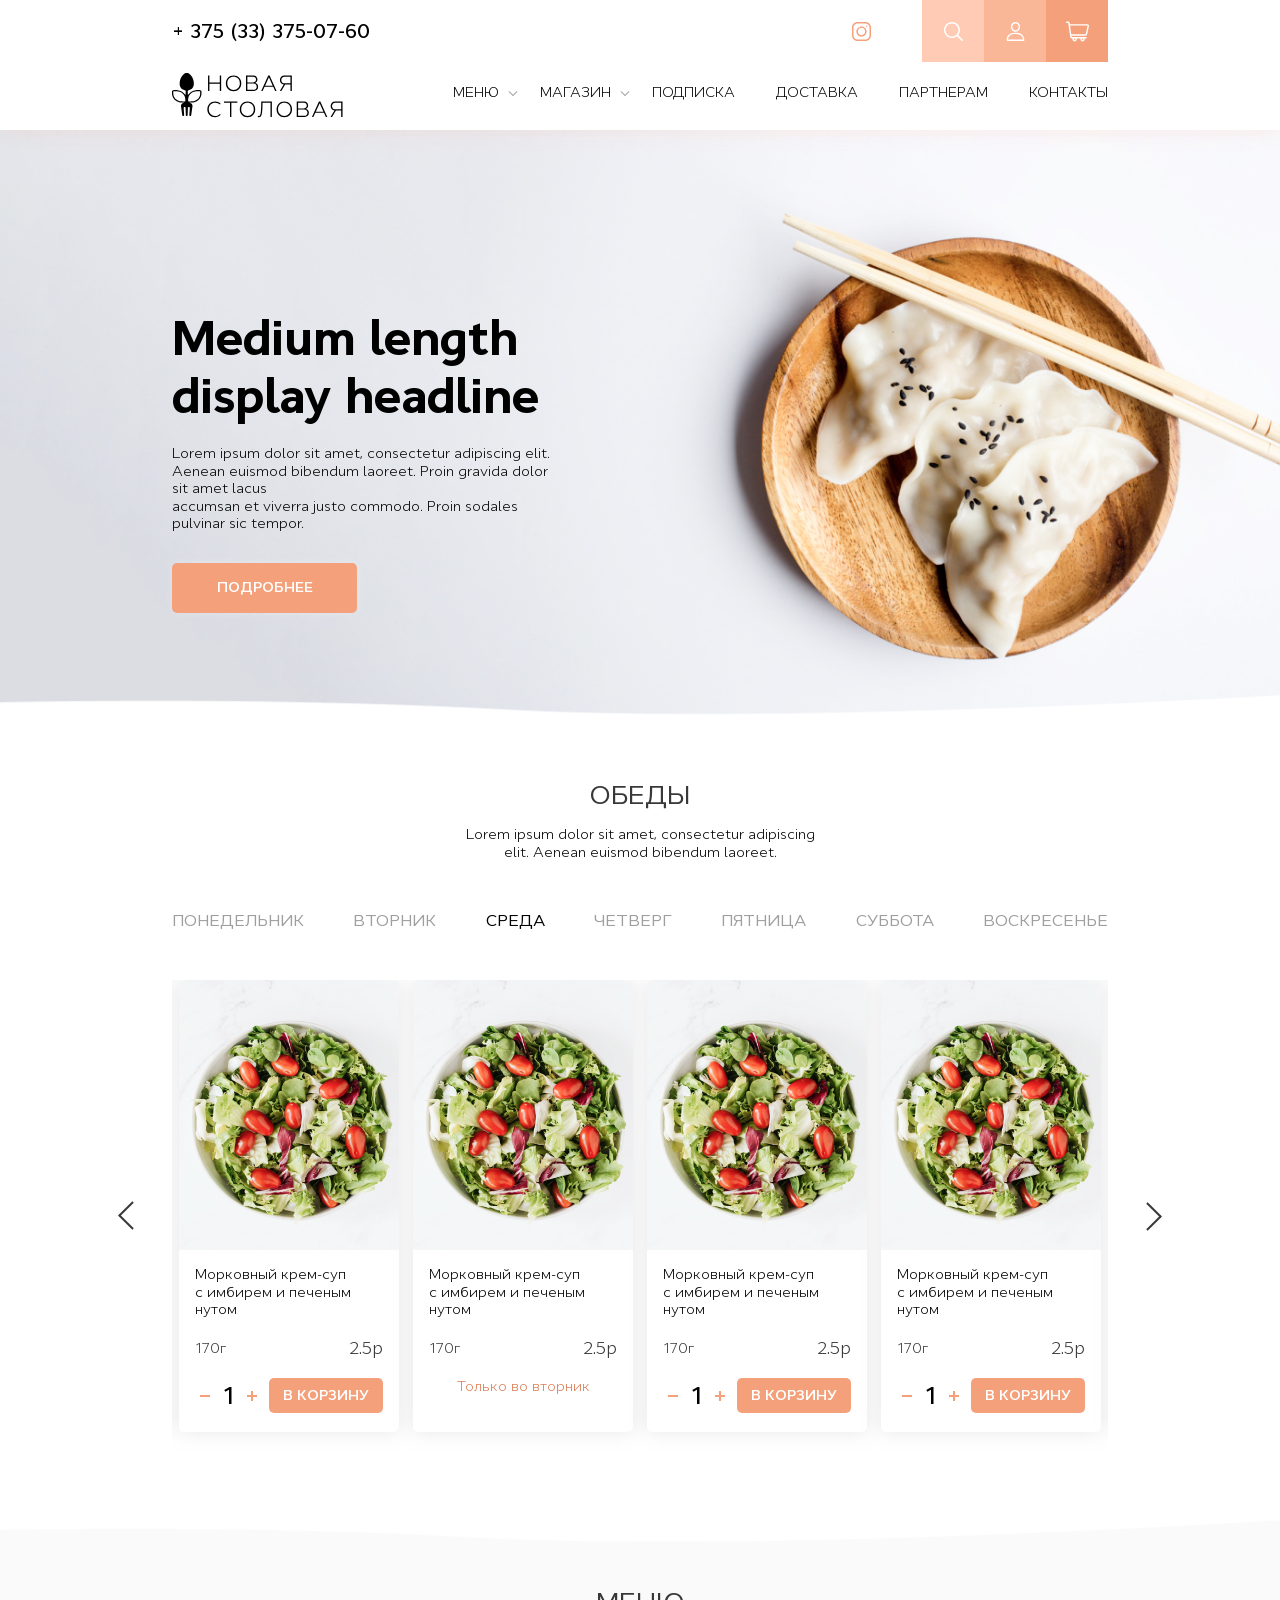
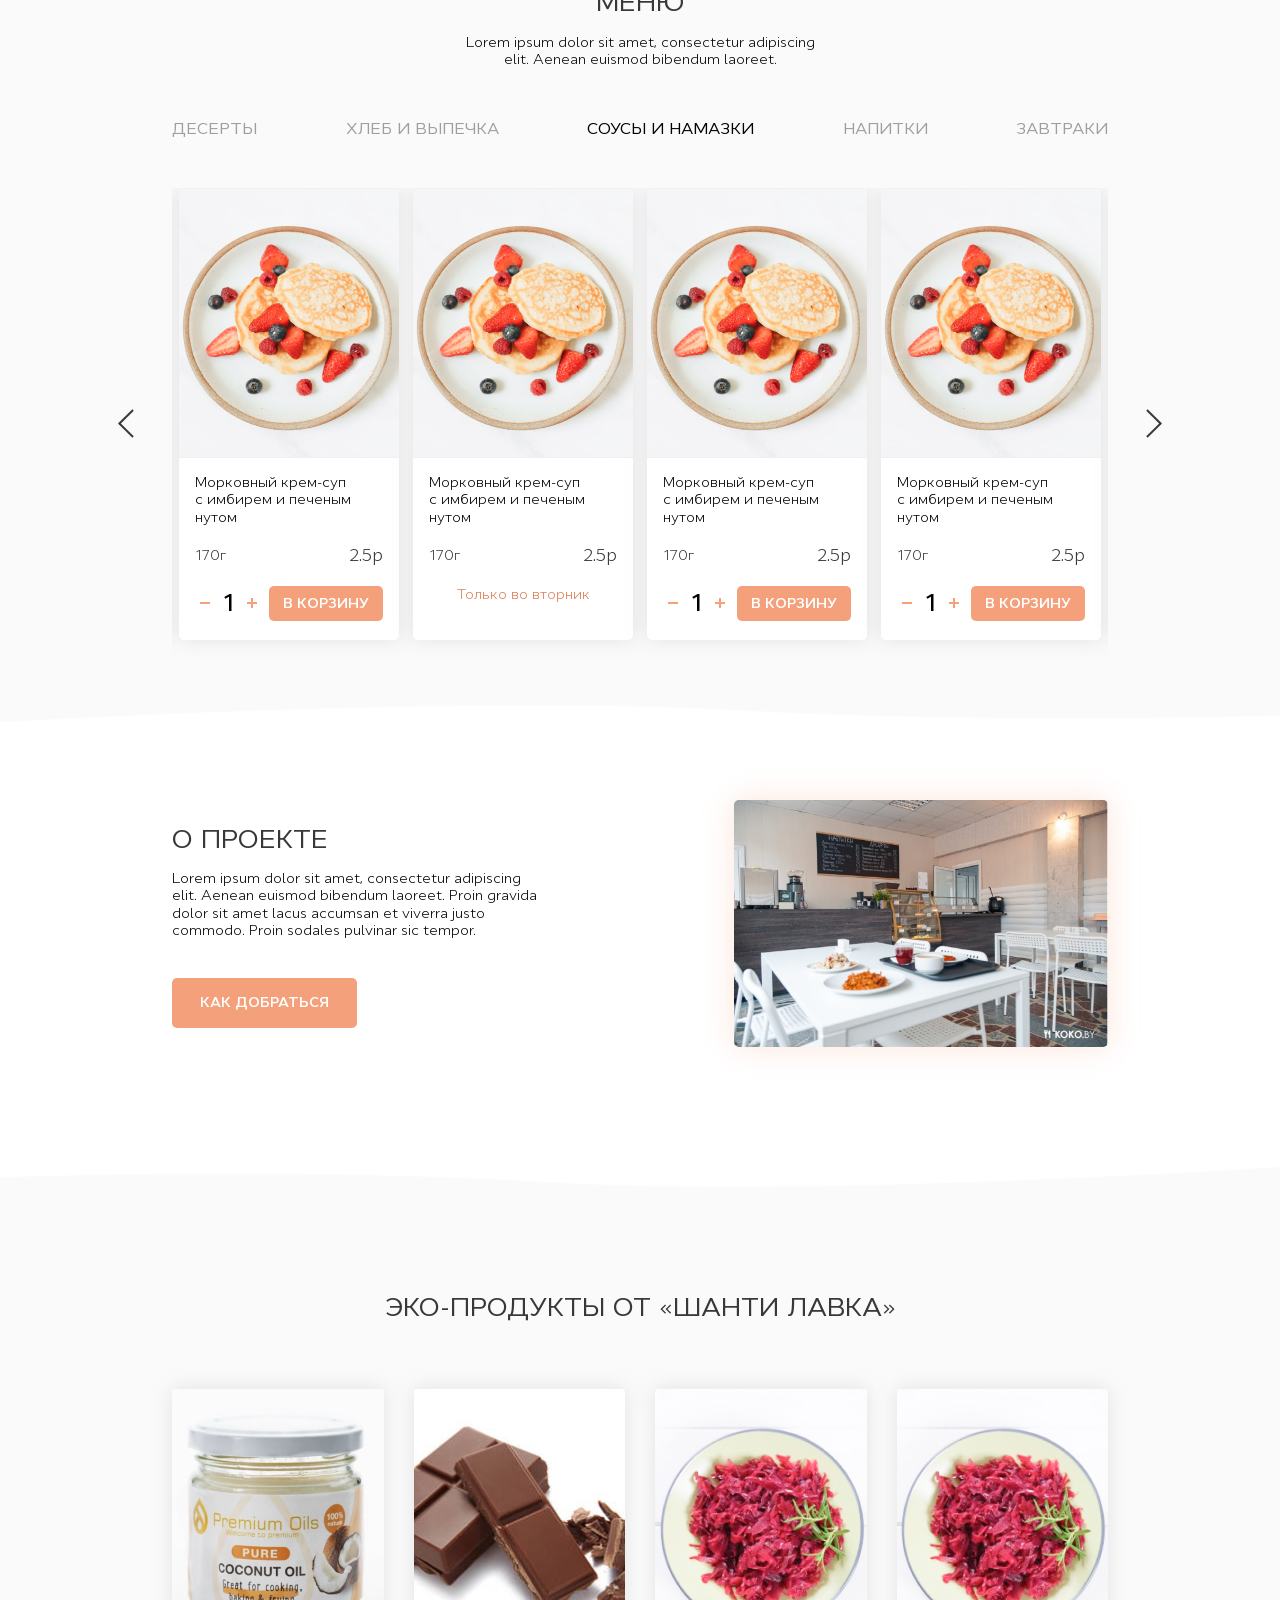
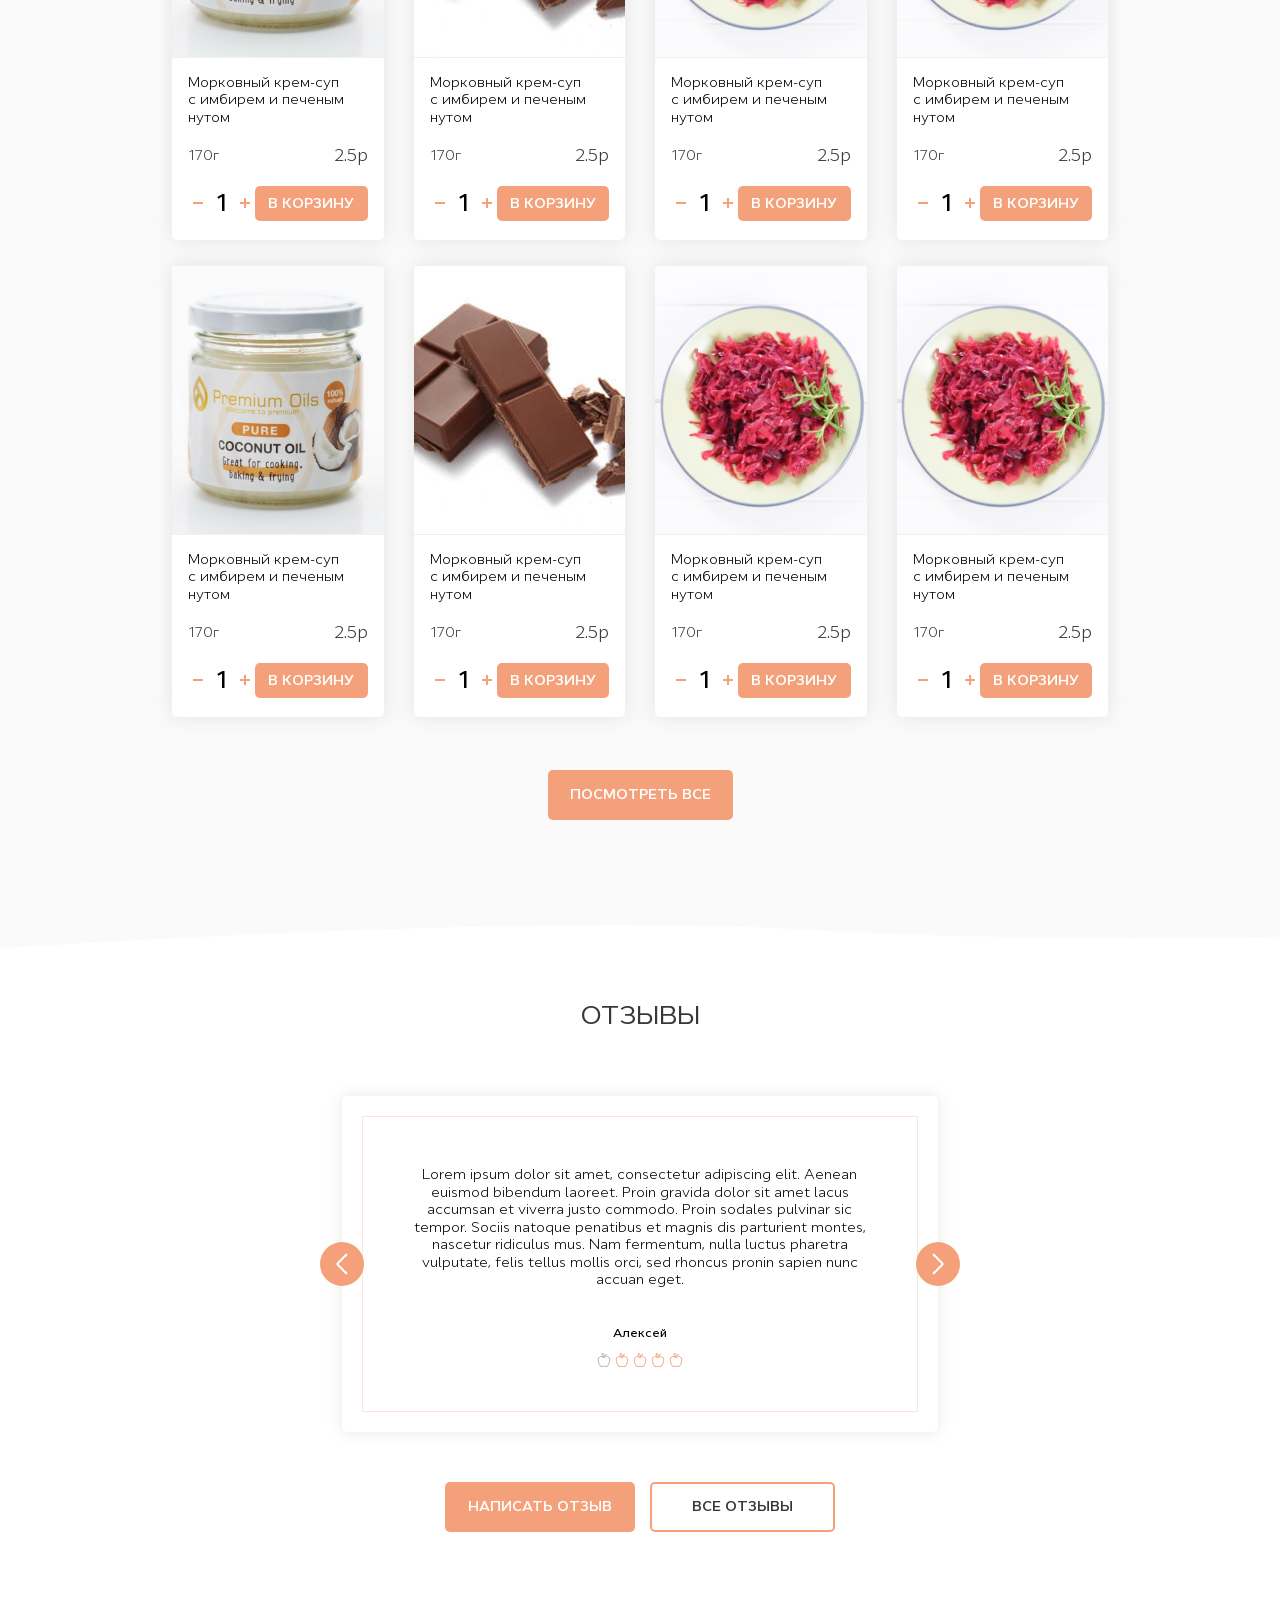
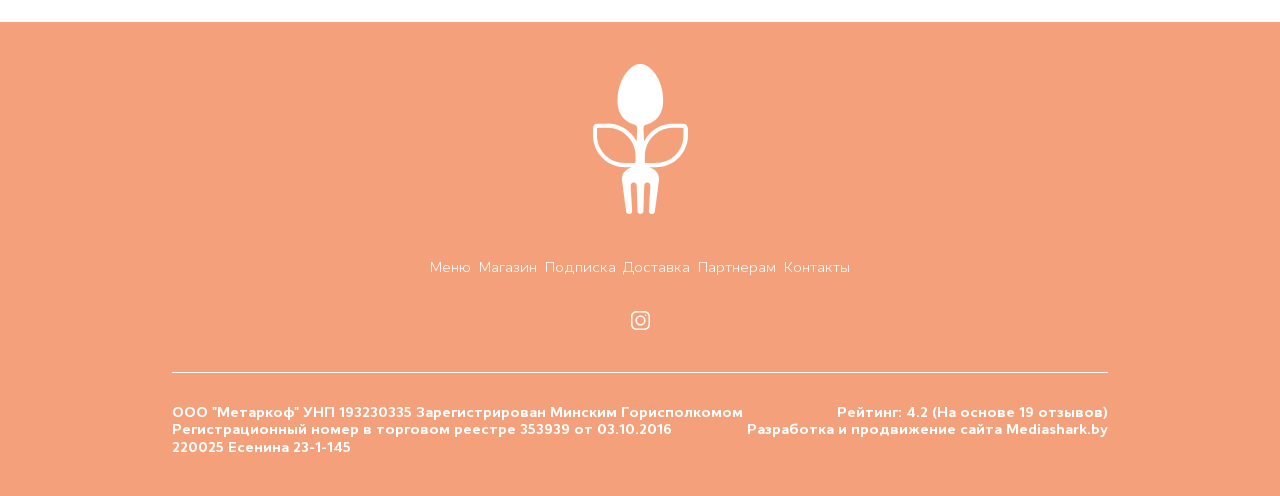
<file: index.html>
<!DOCTYPE html>
<html lang="ru">

  <head>
    <meta charset="UTF-8">
    <meta name="viewport" content="width=device-width, initial-scale=1.0 user-scalable=no">
    <meta http-equiv="x-ua-compatible" content="IE=edge">
    <meta http-equiv="Content-Type" content="text/html; charset=utf-8" />
    <meta name="description" content="">
    <meta name="keywords" content="">
    <meta property="og:type" content="website">
    <meta property="og:site_name" content="url.site">
    <meta property="og:title" content="">
    <meta property="og:description" content="">
    <meta property="og:url" content="http(s)://url.site/">
    <meta property="og:locale" content="ru_RU">
    <meta property="og:image" content="http(s)://url.site/img/og.jpg">
    <meta property="og:image:width" content="968">
    <meta property="og:image:height" content="504">
    <link rel="stylesheet" href="css/animate.min.css">
    <link rel="stylesheet" href="css/slick-theme.min.css">
    <link rel="stylesheet" href="css/slick.min.css">
    <link rel="stylesheet" href="css/magnific-popup.min.css">
    <link rel="stylesheet" href="css/normalize.min.css">
    <link rel="stylesheet" href="css/main.css">
    <link rel="shortcut icon" href="favicon.png" type="image/png">
    <title>Новаыя столовая</title>

  </head>

  <body class="">

    <header class="header">
<div class="menu__bg"></div>

      <div class="wrapper wrapper__content wrapper__content-top">
        <a href="tel:+ 375 (33) 375-07-60" class="phone">+ 375 (33) 375-07-60</a>
        <div class="wrapper__content wrapper__content-top">
          <a href="#" class="social__icon"><img src="img/svg/icon-inst.svg" alt=""></a>
          <form action="" class="find__form">
            <label class="find__form-input" for="header__find">
              <span class="find__form-text">Найти</span>
              <input required placeholder="Найти" type="text" name="" id="">
              <input id="header__find" type="submit">
            </label>
          </form>
          <a href="#" class="header__icon header__icon-find">
            <img src="img/svg/icon-find.svg" alt="">
          </a>
          <a href="#" class="header__icon header__icon-login">
            <img src="img/svg/icon-user.svg" alt="">
          </a>
          <a href="#" class="header__icon header__icon-card">
            <img src="img/svg/icon-card.svg" alt="">
          </a>
        </div>
      </div>
      <div class="wrapper wrapper__content wrapper__content-bottom">
        <a href="#" class="logo">
          <img src="img/svg/icon-logo.svg" alt="">
        </a>
        <div class="burger__menu"><span></span></div>
        <ul class="menu">
          <li class="menu__drop"><a href="#">Меню

            </a><span></span>
            <ul class="sub__menu">
              <li><a href="#">ЗАВТРАКИ</a></li>
              <li><a href="#">ОБЕДЫ</a></li>
              <li><a href="#">ДЕСЕРТЫ</a></li>
              <li><a href="#">ХЛЕБ И ВЫПЕЧКА</a></li>
              <li><a href="#">СОУСЫ И НАМАЗКИ</a></li>
              <li><a href="#">НАПИТКИ</a></li>
            </ul>
          </li>
          <li class="menu__drop"><a href="#">Магазин</a><span></span>
            <ul class="sub__menu">
              <li><a href="#">ЗАВТРАКИ</a></li>
              <li><a href="#">ОБЕДЫ</a></li>
              <li><a href="#">ДЕСЕРТЫ</a></li>
              <li><a href="#">ХЛЕБ И ВЫПЕЧКА</a></li>
              <li><a href="#">СОУСЫ И НАМАЗКИ</a></li>
              <li><a href="#">НАПИТКИ</a></li>
            </ul>
          </li>
          <li><a href="#">Подписка</a></li>
          <li><a href="#">Доставка</a></li>
          <li><a href="#">партнерам</a></li>
          <li><a href="#">Контакты</a></li>
        </ul>

      </div>

    </header>

    <main role="main">

      <section class="section top__section" id="">
        <img class="top__section-img" src="img/top__img.png" alt="">

        <div class="wrapper">
          <div class="top__content">
            <h1 class="t1 top__content-title">
              Medium length <br>
              display headline
            </h1>
            <p class="p top__content-text">
              Lorem ipsum dolor sit amet, consectetur adipiscing elit. Aenean
              euismod bibendum laoreet. Proin gravida dolor sit amet lacus <br>
              accumsan et viverra justo commodo. Proin sodales pulvinar sic tempor.
            </p>
            <a href="#" class="btn show__form">Подробнее</a>
          </div>
        </div>
      </section>

      <section class="section lunch__section" id="lunch">
        <div class="wrapper title__wrapper">
          <h5 class="t2 section__title">Обеды</h5>
          <p class="section__subtitle">
            Lorem ipsum dolor sit amet, consectetur adipiscing elit.
            Aenean euismod bibendum laoreet.
          </p>
        </div>
        <div class="wrapper week">
          <a href="#lunch" class="week-item">ПОНЕДЕЛЬНИК</a>
          <a href="#lunch" class="week-item">ВТОРНИК</a>
          <a href="#lunch" class="week-item active">СРЕДА</a>
          <a href="#lunch" class="week-item">ЧЕТВЕРГ</a>
          <a href="#lunch" class="week-item">ПЯТНИЦА</a>
          <a href="#lunch" class="week-item">СУББОТА</a>
          <a href="#lunch" class="week-item">ВОСКРЕСЕНЬЕ</a>
        </div>
        <div class="wrapper menu__slider">
          <div class="">
            <div class="menu__slider-item item">
              <a href="img/menu/img__1.jpg" class="popup__img menu__slider-img">
                <img src="img/menu/img__1.jpg" alt="">
              </a>
              <div class="menu__slider-text">
                <p>Морковный крем-суп <br>
                  с имбирем и печеным нутом</p>
              </div>
              <div class="menu__slider-description">
                <span class="menu__slider-weight">170г</span>
                <span class="menu__slider-price">2.5</span>
              </div>
              <div class="menu__slider-wrap">
                <div class="menu__slider-counter">
                  <span class="menu__slider-counter__minus counter__minus"></span>
                  <span class="menu__slider-counter__number counter__number">1</span>
                  <span class="menu__slider-counter__plus counter__plus"></span>
                </div>
                <a href="#" class="btn btn-card">В корзину</a>
              </div>

            </div>
          </div>
          <div class="">
            <div class="menu__slider-item item">
              <a href="img/menu/img__1.jpg" class="popup__img menu__slider-img">
                <img src="img/menu/img__1.jpg" alt="">
              </a>
              <div class="menu__slider-text">
                <p>Морковный крем-суп <br>
                  с имбирем и печеным нутом</p>
              </div>
              <div class="menu__slider-description">
                <span class="menu__slider-weight">170г</span>
                <span class="menu__slider-price">2.5</span>
              </div>
              <div class="menu__slider-wrap">
                <div class="menu__slider-other__day">
                  Только во вторник
                </div>
                <!-- <div class="menu__slider-counter">
                  <span class="menu__slider-counter__minus counter__minus"></span>
                  <span class="menu__slider-counter__number counter__number">1</span>
                  <span class="menu__slider-counter__plus counter__plus"></span>
                </div>
                <a href="#" class="btn btn-card">В корзину</a> -->
              </div>

            </div>
          </div>
          <div class="">
            <div class="menu__slider-item item">
              <a href="img/menu/img__1.jpg" class="popup__img menu__slider-img">
                <img src="img/menu/img__1.jpg" alt="">
              </a>
              <div class="menu__slider-text">
                <p>Морковный крем-суп <br>
                  с имбирем и печеным нутом</p>
              </div>
              <div class="menu__slider-description">
                <span class="menu__slider-weight">170г</span>
                <span class="menu__slider-price">2.5</span>
              </div>
              <div class="menu__slider-wrap">
                <div class="menu__slider-counter">
                  <span class="menu__slider-counter__minus counter__minus"></span>
                  <span class="menu__slider-counter__number counter__number">1</span>
                  <span class="menu__slider-counter__plus counter__plus"></span>
                </div>
                <a href="#" class="btn btn-card">В корзину</a>
              </div>

            </div>
          </div>
          <div class="">
            <div class="menu__slider-item item">
              <a href="img/menu/img__1.jpg" class="popup__img menu__slider-img">
                <img src="img/menu/img__1.jpg" alt="">
              </a>
              <div class="menu__slider-text">
                <p>Морковный крем-суп <br>
                  с имбирем и печеным нутом</p>
              </div>
              <div class="menu__slider-description">
                <span class="menu__slider-weight">170г</span>
                <span class="menu__slider-price">2.5</span>
              </div>
              <div class="menu__slider-wrap">
                <div class="menu__slider-counter">
                  <span class="menu__slider-counter__minus counter__minus"></span>
                  <span class="menu__slider-counter__number counter__number">1</span>
                  <span class="menu__slider-counter__plus counter__plus"></span>
                </div>
                <a href="#" class="btn btn-card">В корзину</a>
              </div>

            </div>
          </div>
          <div class="">
            <div class="menu__slider-item item">
              <a href="img/menu/img__1.jpg" class="popup__img menu__slider-img">
                <img src="img/menu/img__1.jpg" alt="">
              </a>
              <div class="menu__slider-text">
                <p>Морковный крем-суп <br>
                  с имбирем и печеным нутом</p>
              </div>
              <div class="menu__slider-description">
                <span class="menu__slider-weight">170г</span>
                <span class="menu__slider-price">2.5</span>
              </div>
              <div class="menu__slider-wrap">
                <div class="menu__slider-counter">
                  <span class="menu__slider-counter__minus counter__minus"></span>
                  <span class="menu__slider-counter__number counter__number">1</span>
                  <span class="menu__slider-counter__plus counter__plus"></span>
                </div>
                <a href="#" class="btn btn-card">В корзину</a>
              </div>

            </div>
          </div>

        </div>
        <img class="lunch__section-img" src="img/menu__img_1.png" alt="">
      </section>

      <section class="section menu__section gray__bg" id="">

        <div class="wrapper title__wrapper">
          <h5 class="t2 section__title">меню</h5>
          <p class="section__subtitle">
            Lorem ipsum dolor sit amet, consectetur adipiscing elit.
            Aenean euismod bibendum laoreet.
          </p>
        </div>
        <div class="wrapper type">
          <a href="#lunch" class="type-item">ДЕСЕРТЫ</a>
          <a href="#lunch" class="type-item">ХЛЕБ И ВЫПЕЧКА</a>
          <a href="#lunch" class="type-item active">СОУСЫ И НАМАЗКИ</a>
          <a href="#lunch" class="type-item">НАПИТКИ</a>
          <a href="#lunch" class="type-item">ЗАВТРАКИ</a>
        </div>
        <div class="wrapper menu__slider">
          <div class="">
            <div class="menu__slider-item item">
              <a href="img/menu/img__2.jpg" class="popup__img menu__slider-img">
                <img src="img/menu/img__2.jpg" alt="">
              </a>
              <div class="menu__slider-text">
                <p>Морковный крем-суп <br>
                  с имбирем и печеным нутом</p>
              </div>
              <div class="menu__slider-description">
                <span class="menu__slider-weight">170г</span>
                <span class="menu__slider-price">2.5</span>
              </div>
              <div class="menu__slider-wrap">
                <div class="menu__slider-counter">
                  <span class="menu__slider-counter__minus counter__minus"></span>
                  <span class="menu__slider-counter__number counter__number">1</span>
                  <span class="menu__slider-counter__plus counter__plus"></span>
                </div>
                <a href="#" class="btn btn-card">В корзину</a>
              </div>

            </div>
          </div>
          <div class="">
            <div class="menu__slider-item item">
              <a href="img/menu/img__2.jpg" class="popup__img menu__slider-img">
                <img src="img/menu/img__2.jpg" alt="">
              </a>
              <div class="menu__slider-text">
                <p>Морковный крем-суп <br>
                  с имбирем и печеным нутом</p>
              </div>
              <div class="menu__slider-description">
                <span class="menu__slider-weight">170г</span>
                <span class="menu__slider-price">2.5</span>
              </div>
              <div class="menu__slider-wrap">
                <div class="menu__slider-other__day">
                  Только во вторник
                </div>
              </div>

            </div>
          </div>
          <div class="">
            <div class="menu__slider-item item">
              <a href="img/menu/img__2.jpg" class="popup__img menu__slider-img">
                <img src="img/menu/img__2.jpg" alt="">
              </a>
              <div class="menu__slider-text">
                <p>Морковный крем-суп <br>
                  с имбирем и печеным нутом</p>
              </div>
              <div class="menu__slider-description">
                <span class="menu__slider-weight">170г</span>
                <span class="menu__slider-price">2.5</span>
              </div>
              <div class="menu__slider-wrap">
                <div class="menu__slider-counter">
                  <span class="menu__slider-counter__minus counter__minus"></span>
                  <span class="menu__slider-counter__number counter__number">1</span>
                  <span class="menu__slider-counter__plus counter__plus"></span>
                </div>
                <a href="#" class="btn btn-card">В корзину</a>
              </div>

            </div>
          </div>
          <div class="">
            <div class="menu__slider-item item">
              <a href="img/menu/img__2.jpg" class="popup__img menu__slider-img">
                <img src="img/menu/img__2.jpg" alt="">
              </a>
              <div class="menu__slider-text">
                <p>Морковный крем-суп <br>
                  с имбирем и печеным нутом</p>
              </div>
              <div class="menu__slider-description">
                <span class="menu__slider-weight">170г</span>
                <span class="menu__slider-price">2.5</span>
              </div>
              <div class="menu__slider-wrap">
                <div class="menu__slider-counter">
                  <span class="menu__slider-counter__minus counter__minus"></span>
                  <span class="menu__slider-counter__number counter__number">1</span>
                  <span class="menu__slider-counter__plus counter__plus"></span>
                </div>
                <a href="#" class="btn btn-card">В корзину</a>
              </div>

            </div>
          </div>
          <div class="">
            <div class="menu__slider-item item">
              <a href="img/menu/img__2.jpg" class="popup__img menu__slider-img">
                <img src="img/menu/img__2.jpg" alt="">
              </a>
              <div class="menu__slider-text">
                <p>Морковный крем-суп <br>
                  с имбирем и печеным нутом</p>
              </div>
              <div class="menu__slider-description">
                <span class="menu__slider-weight">170г</span>
                <span class="menu__slider-price">2.5</span>
              </div>
              <div class="menu__slider-wrap">
                <div class="menu__slider-counter">
                  <span class="menu__slider-counter__minus counter__minus"></span>
                  <span class="menu__slider-counter__number counter__number">1</span>
                  <span class="menu__slider-counter__plus counter__plus"></span>
                </div>
                <a href="#" class="btn btn-card">В корзину</a>
              </div>

            </div>
          </div>

        </div>
      </section>

      <section class="section about__section" id="">
        <img class="about__section-img" src="img/menu__img_2.png" alt="">
        <div class="wrapper about__wrapper">
          <div class="about__text">
            <h5 class="t2 section__title">О ПРОЕКТЕ</h5>
            <p>
              Lorem ipsum dolor sit amet, consectetur adipiscing elit. Aenean euismod bibendum laoreet. Proin gravida
              dolor sit amet
              lacus accumsan et viverra justo commodo. Proin sodales pulvinar sic tempor.
            </p>
            <a href="#" class="btn show__form">Как добраться</a>
          </div>
          <a href="img/about__img.jpg" class="popup__img about__img">
            <img src="img/about__img.jpg" alt="">
          </a>
        </div>
        <img class="about__section-img__2" src="img/eco__img.png" alt="">
      </section>

      <section class="section eco__section gray__bg" id="">
        <div class="wrapper title__wrapper">
          <h5 class="t2 section__title">эко-продукты от «шанти лавка»</h5>
        </div>
        <div class="eco__grid">
          <div class="eco__grid-item item">
            <a href="img/menu__eco/img__1.jpg" class="popup__img eco__grid-img">
              <img src="img/menu__eco/img__1.jpg" alt="">
            </a>
            <div class="eco__grid-text">
              <p>Морковный крем-суп <br>
                с имбирем и печеным нутом</p>
            </div>
            <div class="eco__grid-description">
              <span class="eco__grid-weight">170г</span>
              <span class="eco__grid-price">2.5</span>
            </div>
            <div class="eco__grid-wrap">
              <div class="eco__grid-counter">
                <span class="eco__grid-counter__minus counter__minus"></span>
                <span class="eco__grid-counter__number counter__number">1</span>
                <span class="eco__grid-counter__plus counter__plus"></span>
              </div>
              <a href="#" class="btn btn-card">В корзину</a>
            </div>
          </div>
          <div class="eco__grid-item item">
            <a href="img/menu__eco/img__2.jpg" class="popup__img eco__grid-img">
              <img src="img/menu__eco/img__2.jpg" alt="">
            </a>
            <div class="eco__grid-text">
              <p>Морковный крем-суп <br>
                с имбирем и печеным нутом</p>
            </div>
            <div class="eco__grid-description">
              <span class="eco__grid-weight">170г</span>
              <span class="eco__grid-price">2.5</span>
            </div>
            <div class="eco__grid-wrap">
              <div class="eco__grid-counter">
                <span class="eco__grid-counter__minus counter__minus"></span>
                <span class="eco__grid-counter__number counter__number">1</span>
                <span class="eco__grid-counter__plus counter__plus"></span>
              </div>
              <a href="#" class="btn btn-card">В корзину</a>
            </div>
          </div>
          <div class="eco__grid-item item">
            <a href="img/menu__eco/img__3.jpg" class="popup__img eco__grid-img">
              <img src="img/menu__eco/img__3.jpg" alt="">
            </a>
            <div class="eco__grid-text">
              <p>Морковный крем-суп <br>
                с имбирем и печеным нутом</p>
            </div>
            <div class="eco__grid-description">
              <span class="eco__grid-weight">170г</span>
              <span class="eco__grid-price">2.5</span>
            </div>
            <div class="eco__grid-wrap">
              <div class="eco__grid-counter">
                <span class="eco__grid-counter__minus counter__minus"></span>
                <span class="eco__grid-counter__number counter__number">1</span>
                <span class="eco__grid-counter__plus counter__plus"></span>
              </div>
              <a href="#" class="btn btn-card">В корзину</a>
            </div>
          </div>
          <div class="eco__grid-item item">
            <a href="img/menu__eco/img__3.jpg" class="popup__img eco__grid-img">
              <img src="img/menu__eco/img__3.jpg" alt="">
            </a>
            <div class="eco__grid-text">
              <p>Морковный крем-суп <br>
                с имбирем и печеным нутом</p>
            </div>
            <div class="eco__grid-description">
              <span class="eco__grid-weight">170г</span>
              <span class="eco__grid-price">2.5</span>
            </div>
            <div class="eco__grid-wrap">
              <div class="eco__grid-counter">
                <span class="eco__grid-counter__minus counter__minus"></span>
                <span class="eco__grid-counter__number counter__number">1</span>
                <span class="eco__grid-counter__plus counter__plus"></span>
              </div>
              <a href="#" class="btn btn-card">В корзину</a>
            </div>
          </div>
          <div class="eco__grid-item item">
            <a href="img/menu__eco/img__1.jpg" class="popup__img eco__grid-img">
              <img src="img/menu__eco/img__1.jpg" alt="">
            </a>
            <div class="eco__grid-text">
              <p>Морковный крем-суп <br>
                с имбирем и печеным нутом</p>
            </div>
            <div class="eco__grid-description">
              <span class="eco__grid-weight">170г</span>
              <span class="eco__grid-price">2.5</span>
            </div>
            <div class="eco__grid-wrap">
              <div class="eco__grid-counter">
                <span class="eco__grid-counter__minus counter__minus"></span>
                <span class="eco__grid-counter__number counter__number">1</span>
                <span class="eco__grid-counter__plus counter__plus"></span>
              </div>
              <a href="#" class="btn btn-card">В корзину</a>
            </div>
          </div>
          <div class="eco__grid-item item">
            <a href="img/menu__eco/img__2.jpg" class="popup__img eco__grid-img">
              <img src="img/menu__eco/img__2.jpg" alt="">
            </a>
            <div class="eco__grid-text">
              <p>Морковный крем-суп <br>
                с имбирем и печеным нутом</p>
            </div>
            <div class="eco__grid-description">
              <span class="eco__grid-weight">170г</span>
              <span class="eco__grid-price">2.5</span>
            </div>
            <div class="eco__grid-wrap">
              <div class="eco__grid-counter">
                <span class="eco__grid-counter__minus counter__minus"></span>
                <span class="eco__grid-counter__number counter__number">1</span>
                <span class="eco__grid-counter__plus counter__plus"></span>
              </div>
              <a href="#" class="btn btn-card">В корзину</a>
            </div>
          </div>
          <div class="eco__grid-item item">
            <a href="img/menu__eco/img__3.jpg" class="popup__img eco__grid-img">
              <img src="img/menu__eco/img__3.jpg" alt="">
            </a>
            <div class="eco__grid-text">
              <p>Морковный крем-суп <br>
                с имбирем и печеным нутом</p>
            </div>
            <div class="eco__grid-description">
              <span class="eco__grid-weight">170г</span>
              <span class="eco__grid-price">2.5</span>
            </div>
            <div class="eco__grid-wrap">
              <div class="eco__grid-counter">
                <span class="eco__grid-counter__minus counter__minus"></span>
                <span class="eco__grid-counter__number counter__number">1</span>
                <span class="eco__grid-counter__plus counter__plus"></span>
              </div>
              <a href="#" class="btn btn-card">В корзину</a>
            </div>
          </div>
          <div class="eco__grid-item item">
            <a href="img/menu__eco/img__3.jpg" class="popup__img eco__grid-img">
              <img src="img/menu__eco/img__3.jpg" alt="">
            </a>
            <div class="eco__grid-text">
              <p>Морковный крем-суп <br>
                с имбирем и печеным нутом</p>
            </div>
            <div class="eco__grid-description">
              <span class="eco__grid-weight">170г</span>
              <span class="eco__grid-price">2.5</span>
            </div>
            <div class="eco__grid-wrap">
              <div class="eco__grid-counter">
                <span class="eco__grid-counter__minus counter__minus"></span>
                <span class="eco__grid-counter__number counter__number">1</span>
                <span class="eco__grid-counter__plus counter__plus"></span>
              </div>
              <a href="#" class="btn btn-card">В корзину</a>
            </div>
          </div>
          <div class="eco__grid-item item">
            <a href="img/menu__eco/img__3.jpg" class="popup__img eco__grid-img">
              <img src="img/menu__eco/img__3.jpg" alt="">
            </a>
            <div class="eco__grid-text">
              <p>Морковный крем-суп <br>
                с имбирем и печеным нутом</p>
            </div>
            <div class="eco__grid-description">
              <span class="eco__grid-weight">170г</span>
              <span class="eco__grid-price">2.5</span>
            </div>
            <div class="eco__grid-wrap">
              <div class="eco__grid-counter">
                <span class="eco__grid-counter__minus counter__minus"></span>
                <span class="eco__grid-counter__number counter__number">1</span>
                <span class="eco__grid-counter__plus counter__plus"></span>
              </div>
              <a href="#" class="btn btn-card">В корзину</a>
            </div>
          </div>
        </div>
        <a href="" class="btn load__more">Посмотреть все</a>
      </section>

      <section class="section reviews__section">
        <img src="img/eco__img_2.png" alt="" class="reviews__section-img">
        <div class="wrapper title__wrapper">
          <h5 class="t2 section__title">Отзывы</h5>
        </div>
        <div class="reviews__slider">
          <div class="reviews__slider-item">
            <p>Lorem ipsum dolor sit amet, consectetur adipiscing elit. Aenean euismod bibendum laoreet. Proin gravida
              dolor sit amet
              lacus accumsan et viverra justo commodo. Proin sodales pulvinar sic tempor. Sociis natoque penatibus et
              magnis dis
              parturient montes, nascetur ridiculus mus. Nam fermentum, nulla luctus pharetra vulputate, felis tellus
              mollis orci, sed
              rhoncus pronin sapien nunc accuan eget.</p>
            <span class="reviews__slider-sign">Алексей</span>
          </div>
          <div class="reviews__slider-item">
            <p>Lorem ipsum dolor sit amet, consectetur adipiscing elit. Aenean euismod bibendum laoreet. Proin gravida
              dolor sit amet
              lacus accumsan et viverra justo commodo. Proin sodales pulvinar sic tempor. Sociis natoque penatibus et
              magnis dis
              parturient montes, nascetur ridiculus mus. Nam fermentum, nulla luctus pharetra vulputate, felis tellus
              mollis orci, sed
              rhoncus pronin sapien nunc accuan eget.</p>
            <span class="reviews__slider-sign">Алексей</span>
          </div>
          <div class="reviews__slider-item">
            <p>Lorem ipsum dolor sit amet, consectetur adipiscing elit. Aenean euismod bibendum laoreet. Proin gravida
              dolor sit amet
              lacus accumsan et viverra justo commodo. Proin sodales pulvinar sic tempor. Sociis natoque penatibus et
              magnis dis
              parturient montes, nascetur ridiculus mus. Nam fermentum, nulla luctus pharetra vulputate, felis tellus
              mollis orci, sed
              rhoncus pronin sapien nunc accuan eget.</p>
            <span class="reviews__slider-sign">Алексей</span>
          </div>
          <div class="reviews__slider-item">
            <p>Lorem ipsum dolor sit amet, consectetur adipiscing elit. Aenean euismod bibendum laoreet. Proin gravida
              dolor sit amet
              lacus accumsan et viverra justo commodo. Proin sodales pulvinar sic tempor. Sociis natoque penatibus et
              magnis dis
              parturient montes, nascetur ridiculus mus. Nam fermentum, nulla luctus pharetra vulputate, felis tellus
              mollis orci, sed
              rhoncus pronin sapien nunc accuan eget.</p>
            <span class="reviews__slider-sign">Алексей</span>
          </div>
          <div class="reviews__slider-item">
            <p>Lorem ipsum dolor sit amet, consectetur adipiscing elit. Aenean euismod bibendum laoreet. Proin gravida
              dolor sit amet
              lacus accumsan et viverra justo commodo. Proin sodales pulvinar sic tempor. Sociis natoque penatibus et
              magnis dis
              parturient montes, nascetur ridiculus mus. Nam fermentum, nulla luctus pharetra vulputate, felis tellus
              mollis orci, sed
              rhoncus pronin sapien nunc accuan eget.</p>
            <span class="reviews__slider-sign">Алексей</span>
          </div>
        </div>
        <div class="wrapper reviews__wrapper">
          <a href="#" class="btn btn-reviews show__form write__review">Написать отзыв</a>
          <a href="#" class="btn__active btn__active-reviews">Все отзывы</a>
        </div>
      </section>
    </main>

    <footer class="footer">
      <a href="#" class="footer-logo">
        <img src="img/svg/icon-logo-footer.svg" alt="">
      </a>
      <ul class="footer-menu">
        <li><a href="#">Меню</a></li>
        <li><a href="#">Магазин</a></li>
        <li><a href="#">Подписка</a></li>
        <li><a href="#">Доставка</a></li>
        <li><a href="#">Партнерам</a></li>
        <li><a href="#">Контакты</a></li>
      </ul>
      <ul class="wrapper footer-social">
        <li>
          <a href="#">
            <img src="img/svg/icon-inst-footer.svg" alt="">
          </a>
        </li>
      </ul>
      <div class="wrapper footer-bottom">
        <div class="footer-content">
          <p class="p">ООО "Метаркоф" УНП 193230335 Зарегистрирован Минским Горисполкомом <br>
            Регистрационный номер в торговом реестре 353939 от 03.10.2016 <br>
            220025 Есенина 23-1-145</p>

        </div>
        <div class="footer-content">
          <p class="p">Рейтинг: 4.2 (На основе 19 отзывов)</p>
          <a class="p" href="https://mediashark.by/" target="_blank" rel="noopener noreferrer">Разработка и продвижение
            сайта Mediashark.by</a>
        </div>
      </div>
    </footer>
    <div class="popup">
      <div class="popup__bg"></div>
      <form class="popup__form send__form gray__bg" action="">
        <div class="popup__close">
          <span></span>
        </div>
          <div class="popup__title">Отсавтье свои данные <br> и в скором времени мы свяжемся с вами! </div>

        <input type="text" class="popup__input" required placeholder="Имя">
        <input type="tel" class="popup__input telephone" required placeholder="Телефон">
        <input type="hidden" name="project_name" value="Новаыя столовая">
        <input type="hidden" name="admin_email" value="lya.an.id@gmail.com">
        <input type="hidden" class="subject" name="form_subject" value="">
        <input id="popup__submit" type="submit" value="">
        <textarea required placeholder="Отзыв" name="Отзыв" class="popup__textarea" id="" cols="30" rows="10"></textarea>
        <label for="popup__submit" class="btn btn-popup__btn">отправить</label>
      </form>
    </div>
    <script src="js/jquery-3.5.1.min.js"></script>
    <script src="js/jquery.inputmask.min.js"></script>
    <script src="js/jquery.magnific-popup.min.js"></script>
    <script src="js/slick.min.js"></script>
    <script src="js/wow.min.js"></script>
    <script src="js/main.js"></script>
  </body>

</html>
</file>
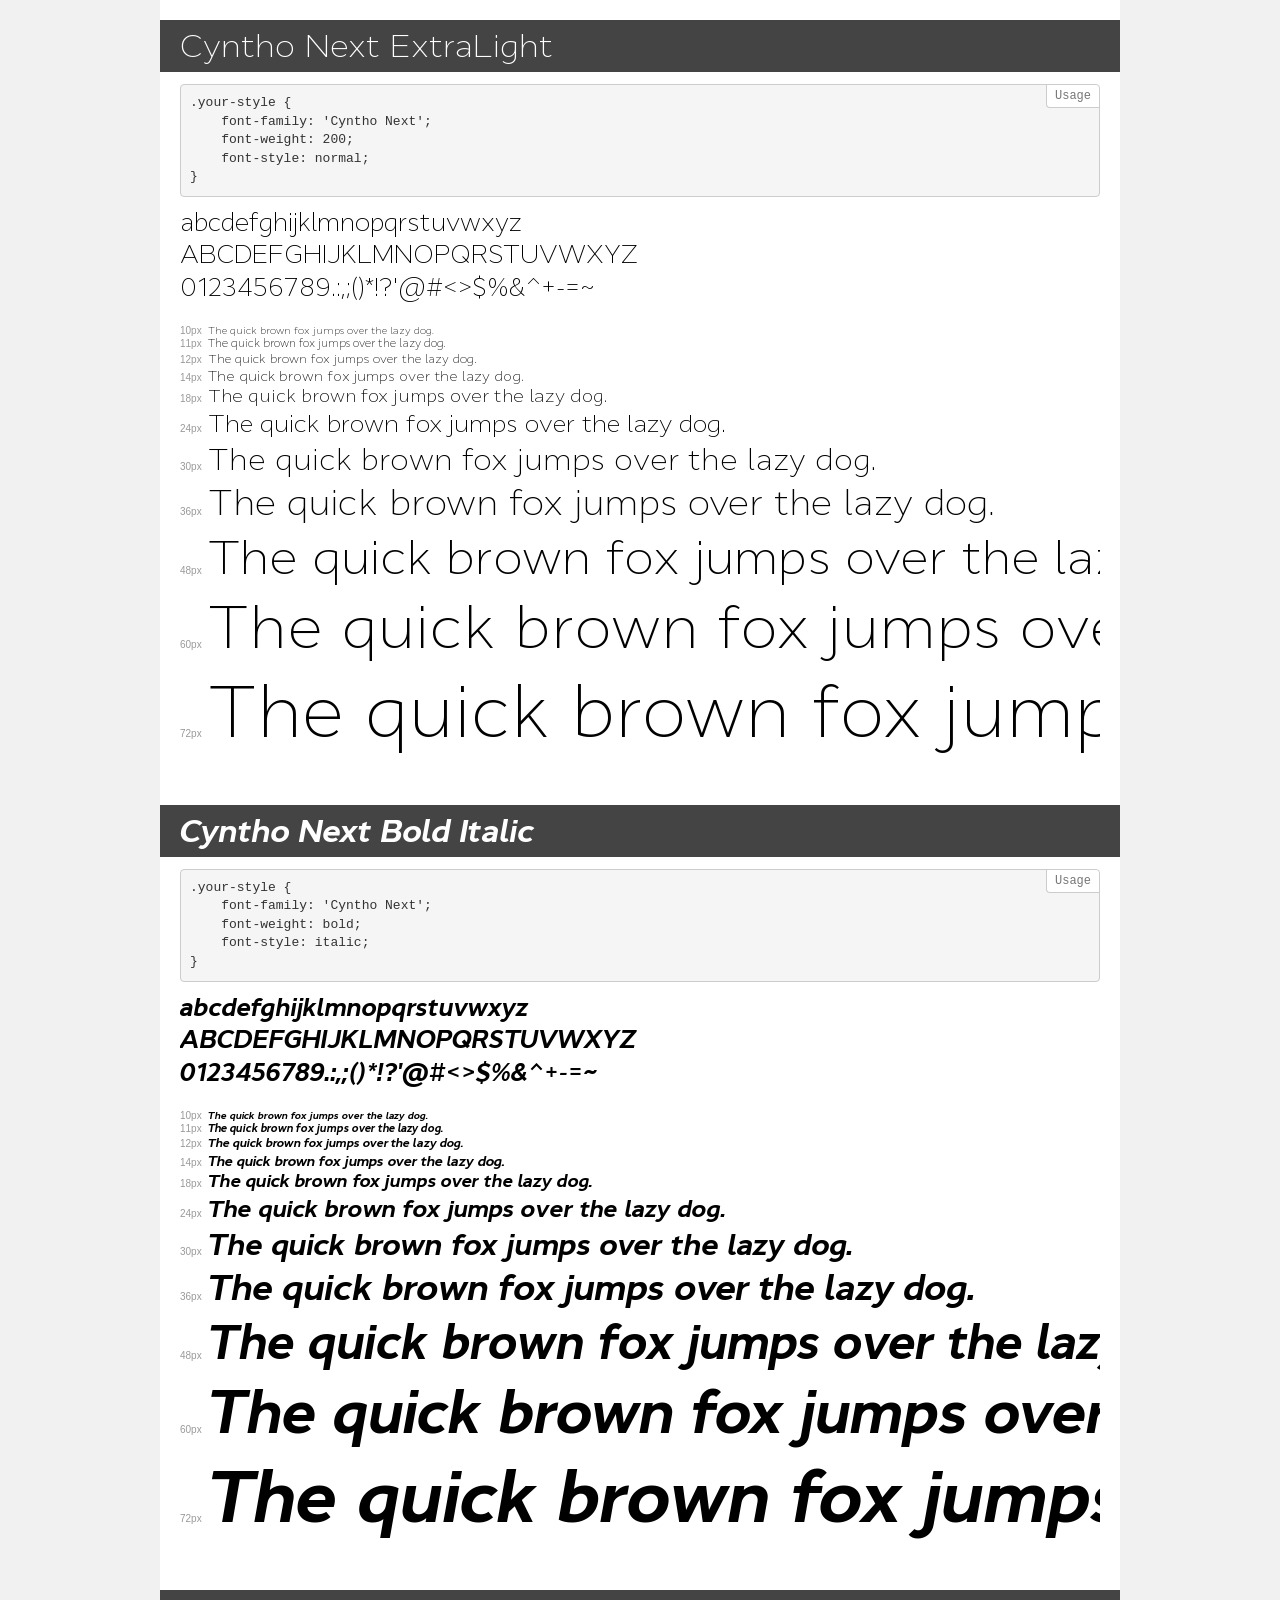
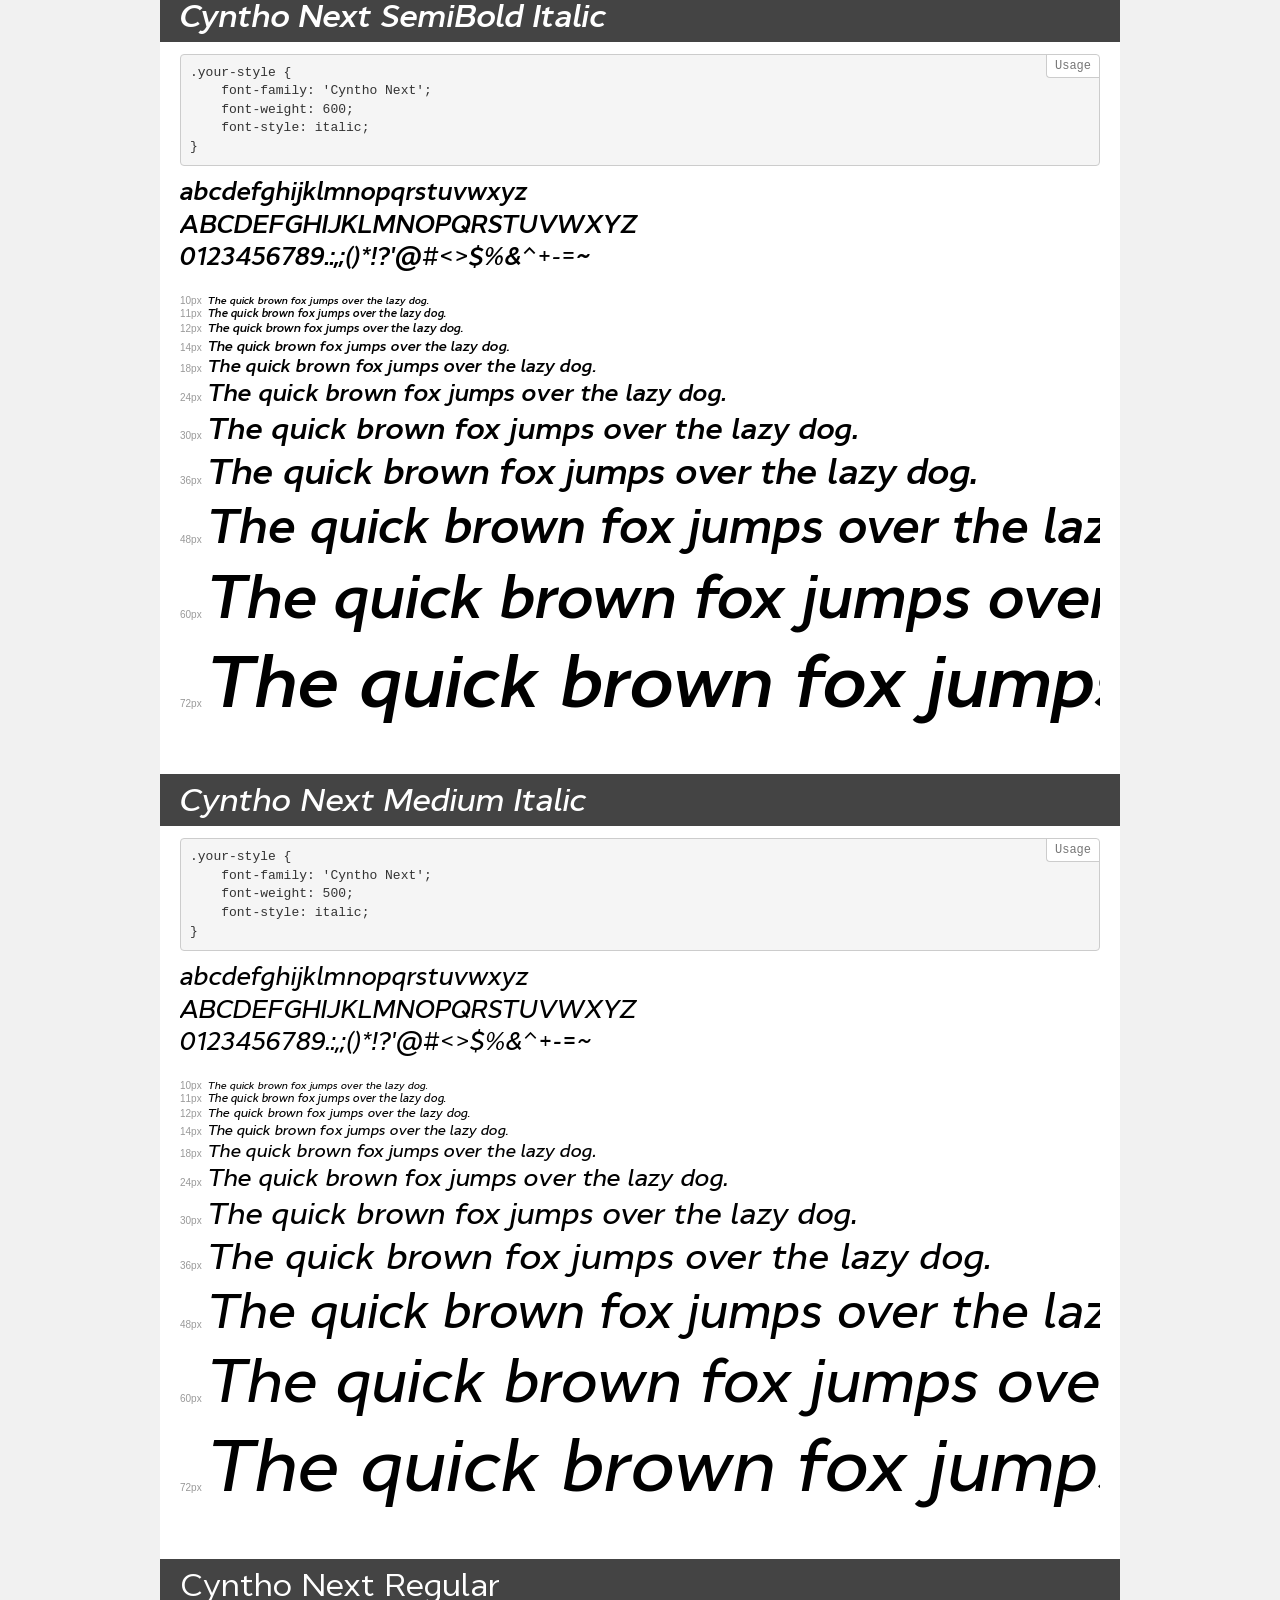
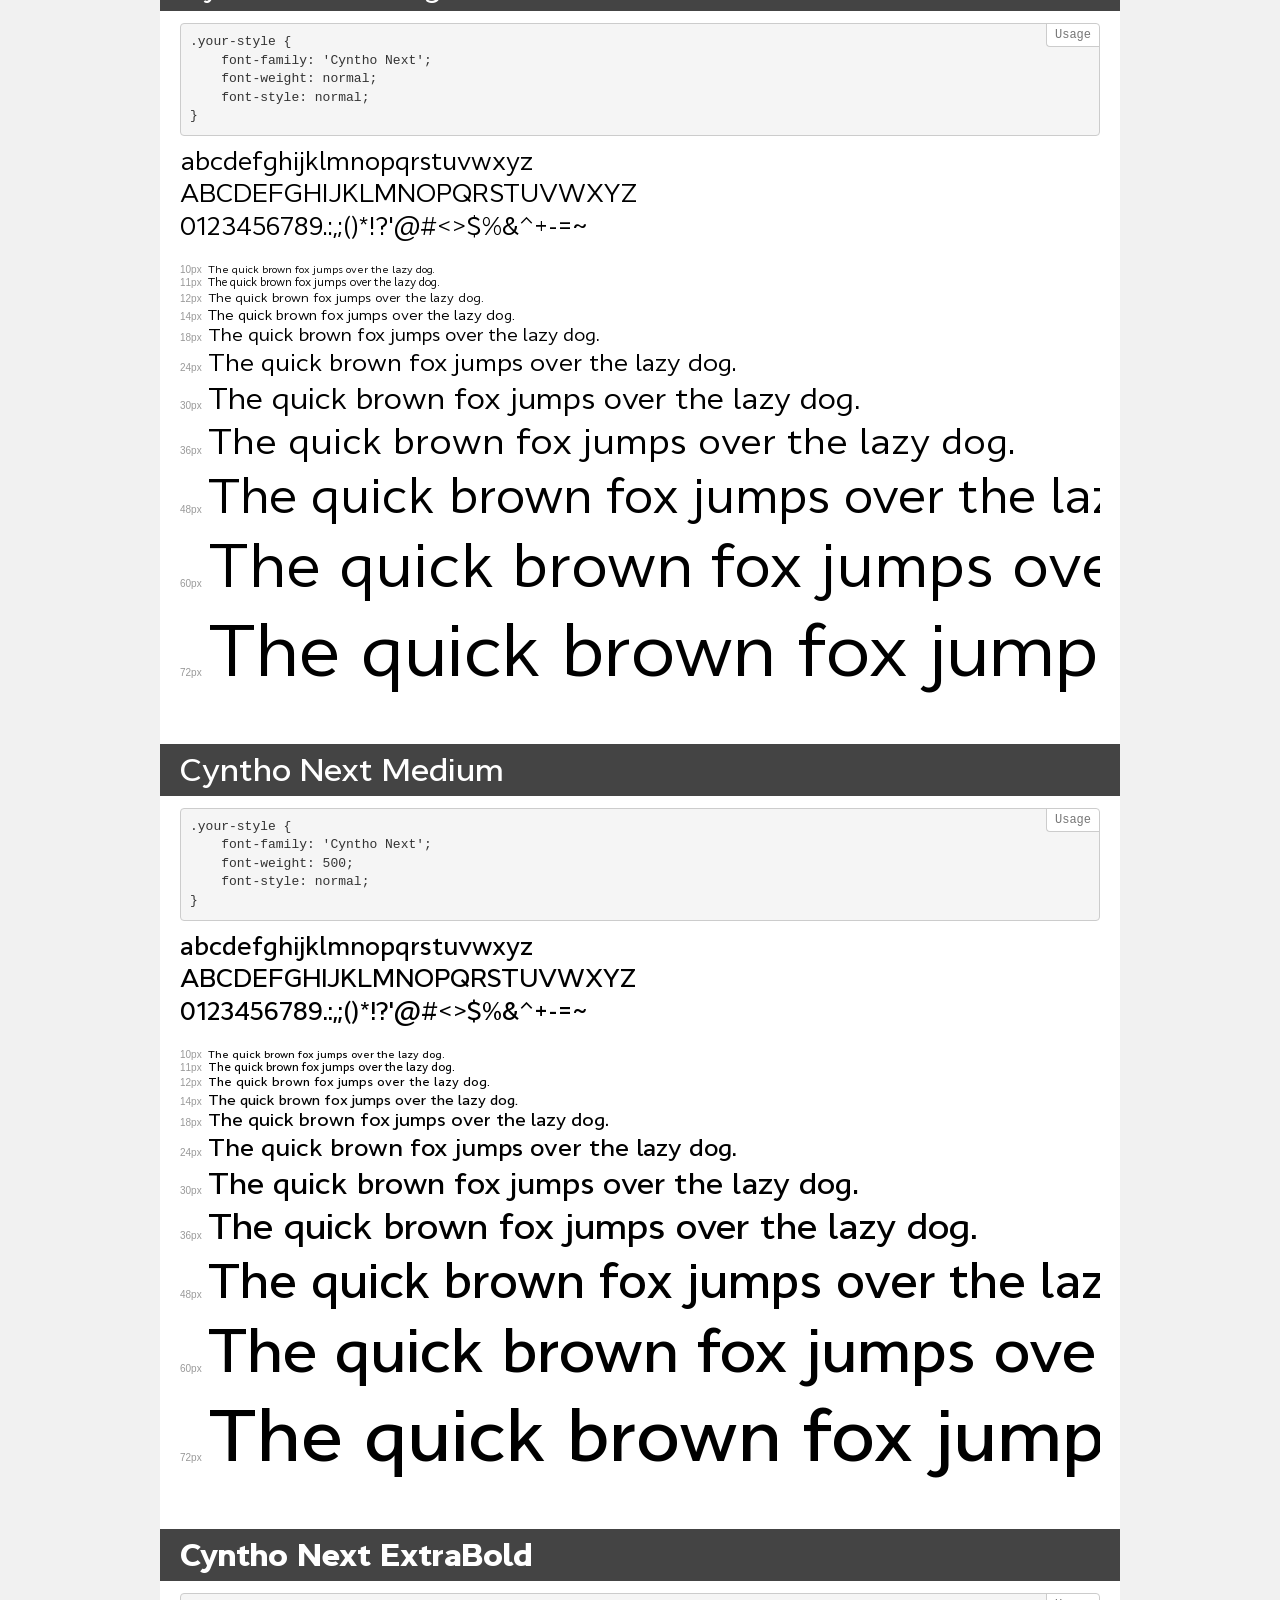
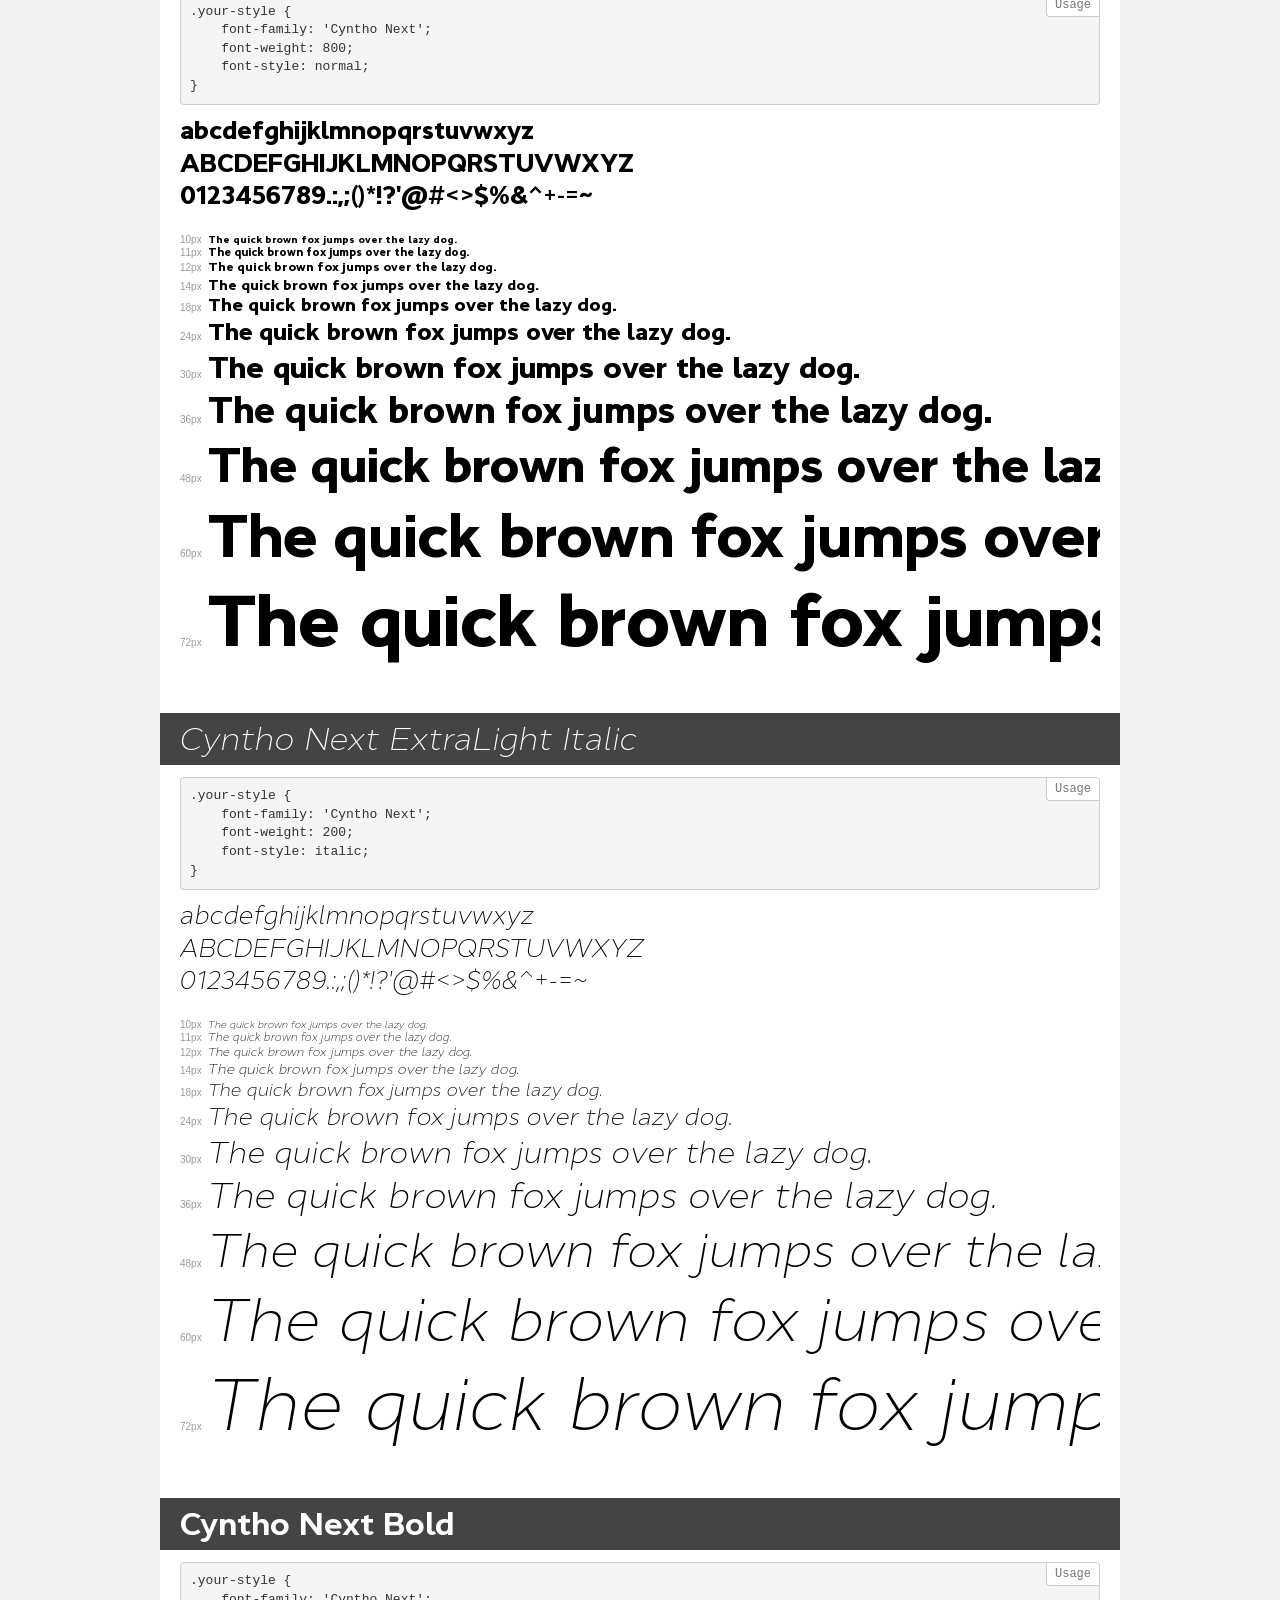
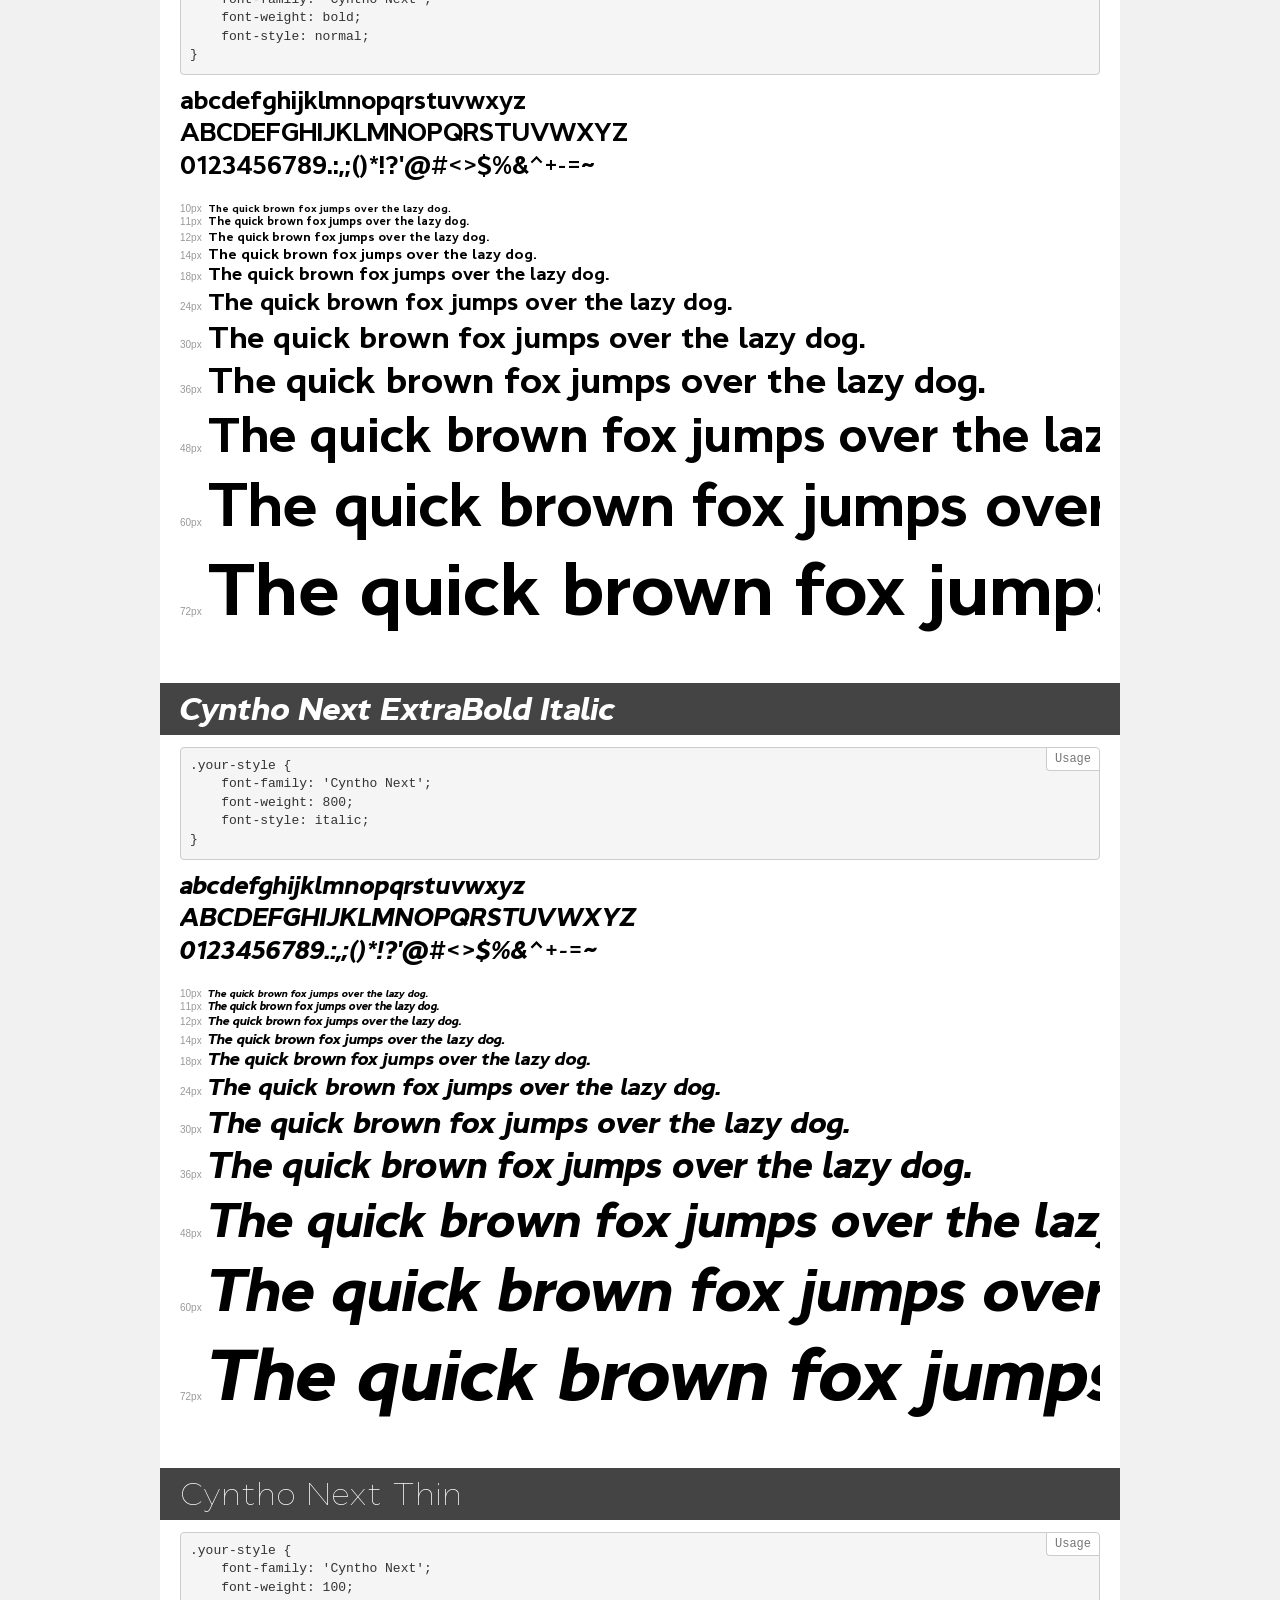
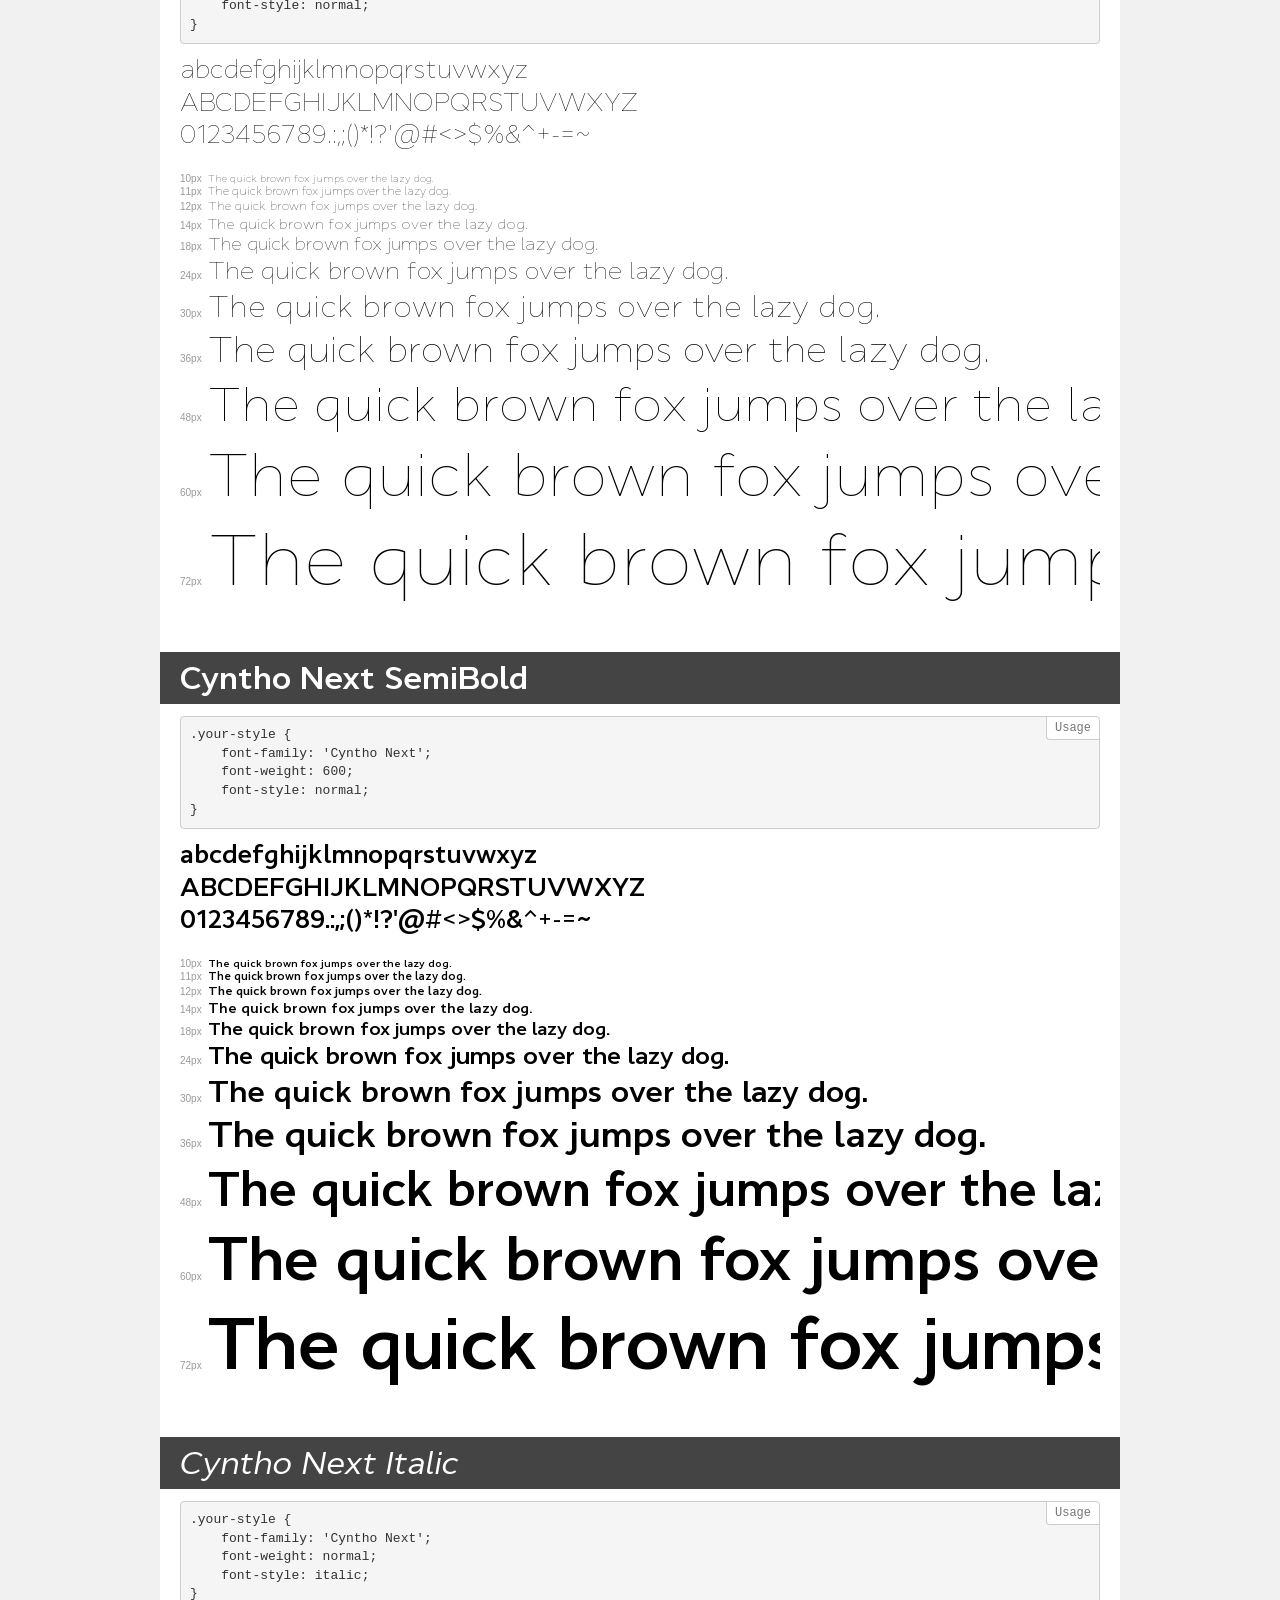
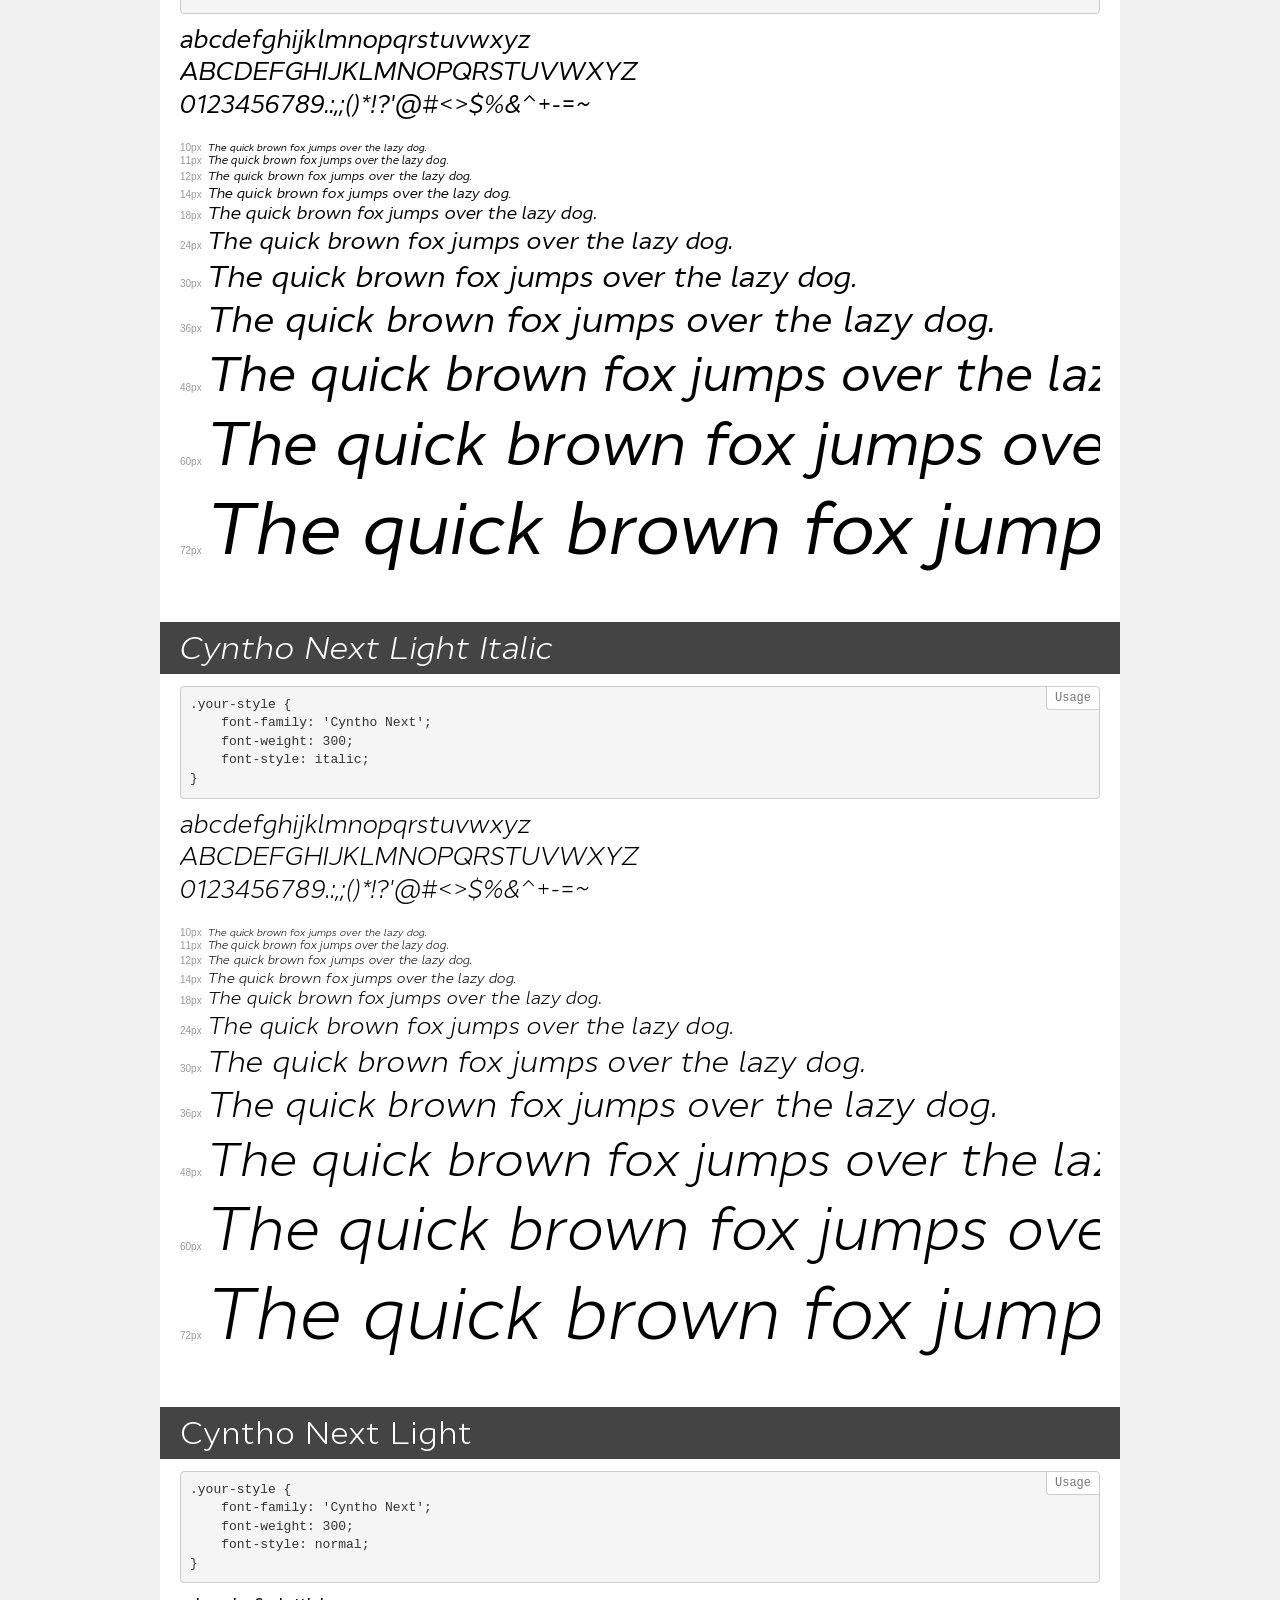
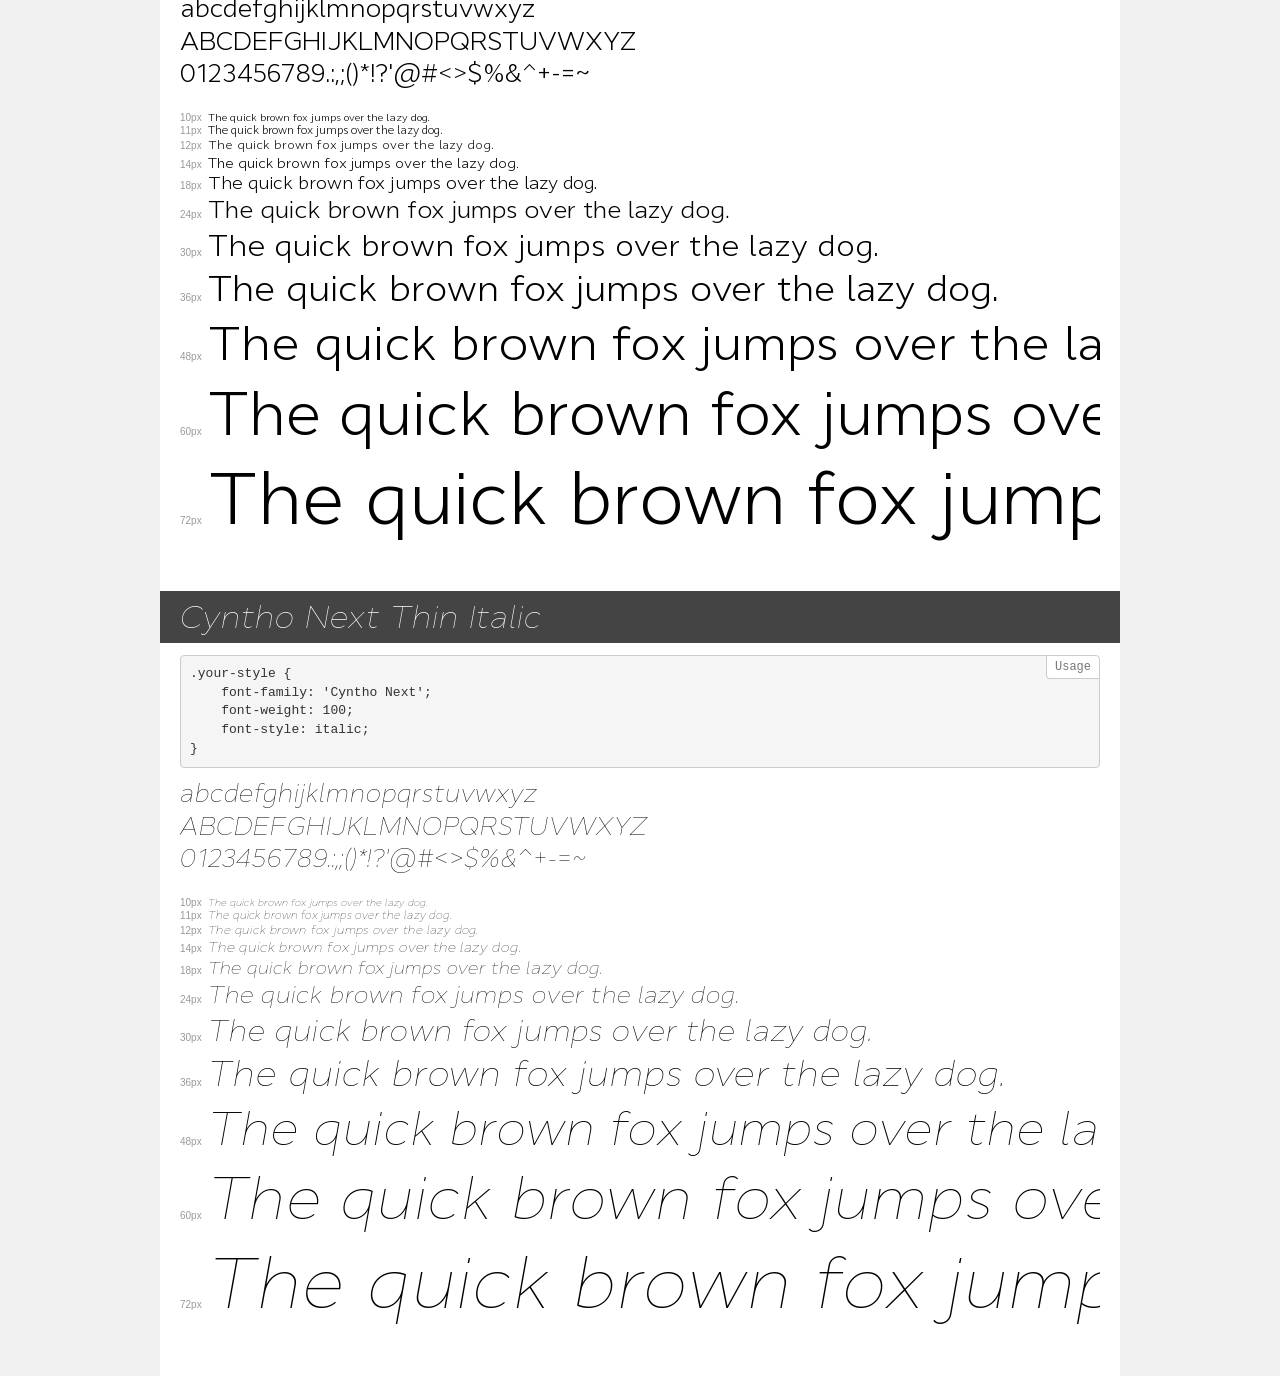
<file: fonts/demo.html>
<!DOCTYPE html>
<html>
<head>
    <meta charset="utf-8">
    <meta http-equiv="X-UA-Compatible" content="IE=edge">
    <meta name="viewport" content="width=device-width, initial-scale=1">
    <meta name="robots" content="noindex, noarchive">
    <meta name="format-detection" content="telephone=no">
    <title>Transfonter demo</title>
    <link href="stylesheet.css" rel="stylesheet">
    <style>
        /*
        http://meyerweb.com/eric/tools/css/reset/
        v2.0 | 20110126
        License: none (public domain)
        */
        html, body, div, span, applet, object, iframe,
        h1, h2, h3, h4, h5, h6, p, blockquote, pre,
        a, abbr, acronym, address, big, cite, code,
        del, dfn, em, img, ins, kbd, q, s, samp,
        small, strike, strong, sub, sup, tt, var,
        b, u, i, center,
        dl, dt, dd, ol, ul, li,
        fieldset, form, label, legend,
        table, caption, tbody, tfoot, thead, tr, th, td,
        article, aside, canvas, details, embed,
        figure, figcaption, footer, header, hgroup,
        menu, nav, output, ruby, section, summary,
        time, mark, audio, video {
            margin: 0;
            padding: 0;
            border: 0;
            font-size: 100%;
            font: inherit;
            vertical-align: baseline;
        }
        /* HTML5 display-role reset for older browsers */
        article, aside, details, figcaption, figure,
        footer, header, hgroup, menu, nav, section {
            display: block;
        }
        body {
            line-height: 1;
        }
        ol, ul {
            list-style: none;
        }
        blockquote, q {
            quotes: none;
        }
        blockquote:before, blockquote:after,
        q:before, q:after {
            content: '';
            content: none;
        }
        table {
            border-collapse: collapse;
            border-spacing: 0;
        }
        /* common styles */
        body {
            background: #f1f1f1;
            color: #000;
        }
        .page {
            background: #fff;
            width: 920px;
            margin: 0 auto;
            padding: 20px 20px 0 20px;
            overflow: hidden;
        }
        .font-container {
            overflow-x: auto;
            overflow-y: hidden;
            margin-bottom: 40px;
            line-height: 1.3;
            white-space: nowrap;
            padding-bottom: 5px;
        }
        h1 {
            position: relative;
            background: #444;
            font-size: 32px;
            color: #fff;
            padding: 10px 20px;
            margin: 0 -20px 12px -20px;
        }
        .letters {
            font-size: 25px;
            margin-bottom: 20px;
        }
        .s10:before {
            content: '10px';
        }
        .s11:before {
            content: '11px';
        }
        .s12:before {
            content: '12px';
        }
        .s14:before {
            content: '14px';
        }
        .s18:before {
            content: '18px';
        }
        .s24:before {
            content: '24px';
        }
        .s30:before {
            content: '30px';
        }
        .s36:before {
            content: '36px';
        }
        .s48:before {
            content: '48px';
        }
        .s60:before {
            content: '60px';
        }
        .s72:before {
            content: '72px';
        }
        .s10:before, .s11:before, .s12:before, .s14:before,
        .s18:before, .s24:before, .s30:before, .s36:before,
        .s48:before, .s60:before, .s72:before {
            font-family: Arial, sans-serif;
            font-size: 10px;
            font-weight: normal;
            font-style: normal;
            color: #999;
            padding-right: 6px;
        }
        pre {
            display: block;
            position: relative;
            padding: 9px;
            margin: 0 0 10px;
            font-family: Monaco, Menlo, Consolas, "Courier New", monospace !important;
            font-size: 13px;
            line-height: 1.428571429;
            color: #333;
            font-weight: normal !important;
            font-style: normal !important;
            background-color: #f5f5f5;
            border: 1px solid #ccc;
            overflow-x: auto;
            border-radius: 4px;
        }
        pre:after {
            display: block;
            position: absolute;
            right: 0;
            top: 0;
            content: 'Usage';
            line-height: 1;
            padding: 5px 8px;
            font-size: 12px;
            color: #767676;
            background-color: #fff;
            border: 1px solid #ccc;
            border-right: none;
            border-top: none;
            border-radius: 0 4px 0 4px;
            z-index: 10;
        }
        /* responsive */
        @media (max-width: 959px) {
            .page {
                width: auto;
                margin: 0;
            }
        }
    </style>
</head>
<body>
<div class="page">
    <div class="demo" style="font-family: 'Cyntho Next'; font-weight: 200; font-style: normal;">
        <h1>Cyntho Next ExtraLight</h1>
        <pre>.your-style {
    font-family: 'Cyntho Next';
    font-weight: 200;
    font-style: normal;
}</pre>
        <div class="font-container">
            <p class="letters">
                abcdefghijklmnopqrstuvwxyz<br>
ABCDEFGHIJKLMNOPQRSTUVWXYZ<br>
                0123456789.:,;()*!?'@#<>$%&^+-=~
            </p>
            <p class="s10" style="font-size: 10px;">The quick brown fox jumps over the lazy dog.</p>
            <p class="s11" style="font-size: 11px;">The quick brown fox jumps over the lazy dog.</p>
            <p class="s12" style="font-size: 12px;">The quick brown fox jumps over the lazy dog.</p>
            <p class="s14" style="font-size: 14px;">The quick brown fox jumps over the lazy dog.</p>
            <p class="s18" style="font-size: 18px;">The quick brown fox jumps over the lazy dog.</p>
            <p class="s24" style="font-size: 24px;">The quick brown fox jumps over the lazy dog.</p>
            <p class="s30" style="font-size: 30px;">The quick brown fox jumps over the lazy dog.</p>
            <p class="s36" style="font-size: 36px;">The quick brown fox jumps over the lazy dog.</p>
            <p class="s48" style="font-size: 48px;">The quick brown fox jumps over the lazy dog.</p>
            <p class="s60" style="font-size: 60px;">The quick brown fox jumps over the lazy dog.</p>
            <p class="s72" style="font-size: 72px;">The quick brown fox jumps over the lazy dog.</p>
        </div>
    </div>
    <div class="demo" style="font-family: 'Cyntho Next'; font-weight: bold; font-style: italic;">
        <h1>Cyntho Next Bold Italic</h1>
        <pre>.your-style {
    font-family: 'Cyntho Next';
    font-weight: bold;
    font-style: italic;
}</pre>
        <div class="font-container">
            <p class="letters">
                abcdefghijklmnopqrstuvwxyz<br>
ABCDEFGHIJKLMNOPQRSTUVWXYZ<br>
                0123456789.:,;()*!?'@#<>$%&^+-=~
            </p>
            <p class="s10" style="font-size: 10px;">The quick brown fox jumps over the lazy dog.</p>
            <p class="s11" style="font-size: 11px;">The quick brown fox jumps over the lazy dog.</p>
            <p class="s12" style="font-size: 12px;">The quick brown fox jumps over the lazy dog.</p>
            <p class="s14" style="font-size: 14px;">The quick brown fox jumps over the lazy dog.</p>
            <p class="s18" style="font-size: 18px;">The quick brown fox jumps over the lazy dog.</p>
            <p class="s24" style="font-size: 24px;">The quick brown fox jumps over the lazy dog.</p>
            <p class="s30" style="font-size: 30px;">The quick brown fox jumps over the lazy dog.</p>
            <p class="s36" style="font-size: 36px;">The quick brown fox jumps over the lazy dog.</p>
            <p class="s48" style="font-size: 48px;">The quick brown fox jumps over the lazy dog.</p>
            <p class="s60" style="font-size: 60px;">The quick brown fox jumps over the lazy dog.</p>
            <p class="s72" style="font-size: 72px;">The quick brown fox jumps over the lazy dog.</p>
        </div>
    </div>
    <div class="demo" style="font-family: 'Cyntho Next'; font-weight: 600; font-style: italic;">
        <h1>Cyntho Next SemiBold Italic</h1>
        <pre>.your-style {
    font-family: 'Cyntho Next';
    font-weight: 600;
    font-style: italic;
}</pre>
        <div class="font-container">
            <p class="letters">
                abcdefghijklmnopqrstuvwxyz<br>
ABCDEFGHIJKLMNOPQRSTUVWXYZ<br>
                0123456789.:,;()*!?'@#<>$%&^+-=~
            </p>
            <p class="s10" style="font-size: 10px;">The quick brown fox jumps over the lazy dog.</p>
            <p class="s11" style="font-size: 11px;">The quick brown fox jumps over the lazy dog.</p>
            <p class="s12" style="font-size: 12px;">The quick brown fox jumps over the lazy dog.</p>
            <p class="s14" style="font-size: 14px;">The quick brown fox jumps over the lazy dog.</p>
            <p class="s18" style="font-size: 18px;">The quick brown fox jumps over the lazy dog.</p>
            <p class="s24" style="font-size: 24px;">The quick brown fox jumps over the lazy dog.</p>
            <p class="s30" style="font-size: 30px;">The quick brown fox jumps over the lazy dog.</p>
            <p class="s36" style="font-size: 36px;">The quick brown fox jumps over the lazy dog.</p>
            <p class="s48" style="font-size: 48px;">The quick brown fox jumps over the lazy dog.</p>
            <p class="s60" style="font-size: 60px;">The quick brown fox jumps over the lazy dog.</p>
            <p class="s72" style="font-size: 72px;">The quick brown fox jumps over the lazy dog.</p>
        </div>
    </div>
    <div class="demo" style="font-family: 'Cyntho Next'; font-weight: 500; font-style: italic;">
        <h1>Cyntho Next Medium Italic</h1>
        <pre>.your-style {
    font-family: 'Cyntho Next';
    font-weight: 500;
    font-style: italic;
}</pre>
        <div class="font-container">
            <p class="letters">
                abcdefghijklmnopqrstuvwxyz<br>
ABCDEFGHIJKLMNOPQRSTUVWXYZ<br>
                0123456789.:,;()*!?'@#<>$%&^+-=~
            </p>
            <p class="s10" style="font-size: 10px;">The quick brown fox jumps over the lazy dog.</p>
            <p class="s11" style="font-size: 11px;">The quick brown fox jumps over the lazy dog.</p>
            <p class="s12" style="font-size: 12px;">The quick brown fox jumps over the lazy dog.</p>
            <p class="s14" style="font-size: 14px;">The quick brown fox jumps over the lazy dog.</p>
            <p class="s18" style="font-size: 18px;">The quick brown fox jumps over the lazy dog.</p>
            <p class="s24" style="font-size: 24px;">The quick brown fox jumps over the lazy dog.</p>
            <p class="s30" style="font-size: 30px;">The quick brown fox jumps over the lazy dog.</p>
            <p class="s36" style="font-size: 36px;">The quick brown fox jumps over the lazy dog.</p>
            <p class="s48" style="font-size: 48px;">The quick brown fox jumps over the lazy dog.</p>
            <p class="s60" style="font-size: 60px;">The quick brown fox jumps over the lazy dog.</p>
            <p class="s72" style="font-size: 72px;">The quick brown fox jumps over the lazy dog.</p>
        </div>
    </div>
    <div class="demo" style="font-family: 'Cyntho Next'; font-weight: normal; font-style: normal;">
        <h1>Cyntho Next Regular</h1>
        <pre>.your-style {
    font-family: 'Cyntho Next';
    font-weight: normal;
    font-style: normal;
}</pre>
        <div class="font-container">
            <p class="letters">
                abcdefghijklmnopqrstuvwxyz<br>
ABCDEFGHIJKLMNOPQRSTUVWXYZ<br>
                0123456789.:,;()*!?'@#<>$%&^+-=~
            </p>
            <p class="s10" style="font-size: 10px;">The quick brown fox jumps over the lazy dog.</p>
            <p class="s11" style="font-size: 11px;">The quick brown fox jumps over the lazy dog.</p>
            <p class="s12" style="font-size: 12px;">The quick brown fox jumps over the lazy dog.</p>
            <p class="s14" style="font-size: 14px;">The quick brown fox jumps over the lazy dog.</p>
            <p class="s18" style="font-size: 18px;">The quick brown fox jumps over the lazy dog.</p>
            <p class="s24" style="font-size: 24px;">The quick brown fox jumps over the lazy dog.</p>
            <p class="s30" style="font-size: 30px;">The quick brown fox jumps over the lazy dog.</p>
            <p class="s36" style="font-size: 36px;">The quick brown fox jumps over the lazy dog.</p>
            <p class="s48" style="font-size: 48px;">The quick brown fox jumps over the lazy dog.</p>
            <p class="s60" style="font-size: 60px;">The quick brown fox jumps over the lazy dog.</p>
            <p class="s72" style="font-size: 72px;">The quick brown fox jumps over the lazy dog.</p>
        </div>
    </div>
    <div class="demo" style="font-family: 'Cyntho Next'; font-weight: 500; font-style: normal;">
        <h1>Cyntho Next Medium</h1>
        <pre>.your-style {
    font-family: 'Cyntho Next';
    font-weight: 500;
    font-style: normal;
}</pre>
        <div class="font-container">
            <p class="letters">
                abcdefghijklmnopqrstuvwxyz<br>
ABCDEFGHIJKLMNOPQRSTUVWXYZ<br>
                0123456789.:,;()*!?'@#<>$%&^+-=~
            </p>
            <p class="s10" style="font-size: 10px;">The quick brown fox jumps over the lazy dog.</p>
            <p class="s11" style="font-size: 11px;">The quick brown fox jumps over the lazy dog.</p>
            <p class="s12" style="font-size: 12px;">The quick brown fox jumps over the lazy dog.</p>
            <p class="s14" style="font-size: 14px;">The quick brown fox jumps over the lazy dog.</p>
            <p class="s18" style="font-size: 18px;">The quick brown fox jumps over the lazy dog.</p>
            <p class="s24" style="font-size: 24px;">The quick brown fox jumps over the lazy dog.</p>
            <p class="s30" style="font-size: 30px;">The quick brown fox jumps over the lazy dog.</p>
            <p class="s36" style="font-size: 36px;">The quick brown fox jumps over the lazy dog.</p>
            <p class="s48" style="font-size: 48px;">The quick brown fox jumps over the lazy dog.</p>
            <p class="s60" style="font-size: 60px;">The quick brown fox jumps over the lazy dog.</p>
            <p class="s72" style="font-size: 72px;">The quick brown fox jumps over the lazy dog.</p>
        </div>
    </div>
    <div class="demo" style="font-family: 'Cyntho Next'; font-weight: 800; font-style: normal;">
        <h1>Cyntho Next ExtraBold</h1>
        <pre>.your-style {
    font-family: 'Cyntho Next';
    font-weight: 800;
    font-style: normal;
}</pre>
        <div class="font-container">
            <p class="letters">
                abcdefghijklmnopqrstuvwxyz<br>
ABCDEFGHIJKLMNOPQRSTUVWXYZ<br>
                0123456789.:,;()*!?'@#<>$%&^+-=~
            </p>
            <p class="s10" style="font-size: 10px;">The quick brown fox jumps over the lazy dog.</p>
            <p class="s11" style="font-size: 11px;">The quick brown fox jumps over the lazy dog.</p>
            <p class="s12" style="font-size: 12px;">The quick brown fox jumps over the lazy dog.</p>
            <p class="s14" style="font-size: 14px;">The quick brown fox jumps over the lazy dog.</p>
            <p class="s18" style="font-size: 18px;">The quick brown fox jumps over the lazy dog.</p>
            <p class="s24" style="font-size: 24px;">The quick brown fox jumps over the lazy dog.</p>
            <p class="s30" style="font-size: 30px;">The quick brown fox jumps over the lazy dog.</p>
            <p class="s36" style="font-size: 36px;">The quick brown fox jumps over the lazy dog.</p>
            <p class="s48" style="font-size: 48px;">The quick brown fox jumps over the lazy dog.</p>
            <p class="s60" style="font-size: 60px;">The quick brown fox jumps over the lazy dog.</p>
            <p class="s72" style="font-size: 72px;">The quick brown fox jumps over the lazy dog.</p>
        </div>
    </div>
    <div class="demo" style="font-family: 'Cyntho Next'; font-weight: 200; font-style: italic;">
        <h1>Cyntho Next ExtraLight Italic</h1>
        <pre>.your-style {
    font-family: 'Cyntho Next';
    font-weight: 200;
    font-style: italic;
}</pre>
        <div class="font-container">
            <p class="letters">
                abcdefghijklmnopqrstuvwxyz<br>
ABCDEFGHIJKLMNOPQRSTUVWXYZ<br>
                0123456789.:,;()*!?'@#<>$%&^+-=~
            </p>
            <p class="s10" style="font-size: 10px;">The quick brown fox jumps over the lazy dog.</p>
            <p class="s11" style="font-size: 11px;">The quick brown fox jumps over the lazy dog.</p>
            <p class="s12" style="font-size: 12px;">The quick brown fox jumps over the lazy dog.</p>
            <p class="s14" style="font-size: 14px;">The quick brown fox jumps over the lazy dog.</p>
            <p class="s18" style="font-size: 18px;">The quick brown fox jumps over the lazy dog.</p>
            <p class="s24" style="font-size: 24px;">The quick brown fox jumps over the lazy dog.</p>
            <p class="s30" style="font-size: 30px;">The quick brown fox jumps over the lazy dog.</p>
            <p class="s36" style="font-size: 36px;">The quick brown fox jumps over the lazy dog.</p>
            <p class="s48" style="font-size: 48px;">The quick brown fox jumps over the lazy dog.</p>
            <p class="s60" style="font-size: 60px;">The quick brown fox jumps over the lazy dog.</p>
            <p class="s72" style="font-size: 72px;">The quick brown fox jumps over the lazy dog.</p>
        </div>
    </div>
    <div class="demo" style="font-family: 'Cyntho Next'; font-weight: bold; font-style: normal;">
        <h1>Cyntho Next Bold</h1>
        <pre>.your-style {
    font-family: 'Cyntho Next';
    font-weight: bold;
    font-style: normal;
}</pre>
        <div class="font-container">
            <p class="letters">
                abcdefghijklmnopqrstuvwxyz<br>
ABCDEFGHIJKLMNOPQRSTUVWXYZ<br>
                0123456789.:,;()*!?'@#<>$%&^+-=~
            </p>
            <p class="s10" style="font-size: 10px;">The quick brown fox jumps over the lazy dog.</p>
            <p class="s11" style="font-size: 11px;">The quick brown fox jumps over the lazy dog.</p>
            <p class="s12" style="font-size: 12px;">The quick brown fox jumps over the lazy dog.</p>
            <p class="s14" style="font-size: 14px;">The quick brown fox jumps over the lazy dog.</p>
            <p class="s18" style="font-size: 18px;">The quick brown fox jumps over the lazy dog.</p>
            <p class="s24" style="font-size: 24px;">The quick brown fox jumps over the lazy dog.</p>
            <p class="s30" style="font-size: 30px;">The quick brown fox jumps over the lazy dog.</p>
            <p class="s36" style="font-size: 36px;">The quick brown fox jumps over the lazy dog.</p>
            <p class="s48" style="font-size: 48px;">The quick brown fox jumps over the lazy dog.</p>
            <p class="s60" style="font-size: 60px;">The quick brown fox jumps over the lazy dog.</p>
            <p class="s72" style="font-size: 72px;">The quick brown fox jumps over the lazy dog.</p>
        </div>
    </div>
    <div class="demo" style="font-family: 'Cyntho Next'; font-weight: 800; font-style: italic;">
        <h1>Cyntho Next ExtraBold Italic</h1>
        <pre>.your-style {
    font-family: 'Cyntho Next';
    font-weight: 800;
    font-style: italic;
}</pre>
        <div class="font-container">
            <p class="letters">
                abcdefghijklmnopqrstuvwxyz<br>
ABCDEFGHIJKLMNOPQRSTUVWXYZ<br>
                0123456789.:,;()*!?'@#<>$%&^+-=~
            </p>
            <p class="s10" style="font-size: 10px;">The quick brown fox jumps over the lazy dog.</p>
            <p class="s11" style="font-size: 11px;">The quick brown fox jumps over the lazy dog.</p>
            <p class="s12" style="font-size: 12px;">The quick brown fox jumps over the lazy dog.</p>
            <p class="s14" style="font-size: 14px;">The quick brown fox jumps over the lazy dog.</p>
            <p class="s18" style="font-size: 18px;">The quick brown fox jumps over the lazy dog.</p>
            <p class="s24" style="font-size: 24px;">The quick brown fox jumps over the lazy dog.</p>
            <p class="s30" style="font-size: 30px;">The quick brown fox jumps over the lazy dog.</p>
            <p class="s36" style="font-size: 36px;">The quick brown fox jumps over the lazy dog.</p>
            <p class="s48" style="font-size: 48px;">The quick brown fox jumps over the lazy dog.</p>
            <p class="s60" style="font-size: 60px;">The quick brown fox jumps over the lazy dog.</p>
            <p class="s72" style="font-size: 72px;">The quick brown fox jumps over the lazy dog.</p>
        </div>
    </div>
    <div class="demo" style="font-family: 'Cyntho Next'; font-weight: 100; font-style: normal;">
        <h1>Cyntho Next Thin</h1>
        <pre>.your-style {
    font-family: 'Cyntho Next';
    font-weight: 100;
    font-style: normal;
}</pre>
        <div class="font-container">
            <p class="letters">
                abcdefghijklmnopqrstuvwxyz<br>
ABCDEFGHIJKLMNOPQRSTUVWXYZ<br>
                0123456789.:,;()*!?'@#<>$%&^+-=~
            </p>
            <p class="s10" style="font-size: 10px;">The quick brown fox jumps over the lazy dog.</p>
            <p class="s11" style="font-size: 11px;">The quick brown fox jumps over the lazy dog.</p>
            <p class="s12" style="font-size: 12px;">The quick brown fox jumps over the lazy dog.</p>
            <p class="s14" style="font-size: 14px;">The quick brown fox jumps over the lazy dog.</p>
            <p class="s18" style="font-size: 18px;">The quick brown fox jumps over the lazy dog.</p>
            <p class="s24" style="font-size: 24px;">The quick brown fox jumps over the lazy dog.</p>
            <p class="s30" style="font-size: 30px;">The quick brown fox jumps over the lazy dog.</p>
            <p class="s36" style="font-size: 36px;">The quick brown fox jumps over the lazy dog.</p>
            <p class="s48" style="font-size: 48px;">The quick brown fox jumps over the lazy dog.</p>
            <p class="s60" style="font-size: 60px;">The quick brown fox jumps over the lazy dog.</p>
            <p class="s72" style="font-size: 72px;">The quick brown fox jumps over the lazy dog.</p>
        </div>
    </div>
    <div class="demo" style="font-family: 'Cyntho Next'; font-weight: 600; font-style: normal;">
        <h1>Cyntho Next SemiBold</h1>
        <pre>.your-style {
    font-family: 'Cyntho Next';
    font-weight: 600;
    font-style: normal;
}</pre>
        <div class="font-container">
            <p class="letters">
                abcdefghijklmnopqrstuvwxyz<br>
ABCDEFGHIJKLMNOPQRSTUVWXYZ<br>
                0123456789.:,;()*!?'@#<>$%&^+-=~
            </p>
            <p class="s10" style="font-size: 10px;">The quick brown fox jumps over the lazy dog.</p>
            <p class="s11" style="font-size: 11px;">The quick brown fox jumps over the lazy dog.</p>
            <p class="s12" style="font-size: 12px;">The quick brown fox jumps over the lazy dog.</p>
            <p class="s14" style="font-size: 14px;">The quick brown fox jumps over the lazy dog.</p>
            <p class="s18" style="font-size: 18px;">The quick brown fox jumps over the lazy dog.</p>
            <p class="s24" style="font-size: 24px;">The quick brown fox jumps over the lazy dog.</p>
            <p class="s30" style="font-size: 30px;">The quick brown fox jumps over the lazy dog.</p>
            <p class="s36" style="font-size: 36px;">The quick brown fox jumps over the lazy dog.</p>
            <p class="s48" style="font-size: 48px;">The quick brown fox jumps over the lazy dog.</p>
            <p class="s60" style="font-size: 60px;">The quick brown fox jumps over the lazy dog.</p>
            <p class="s72" style="font-size: 72px;">The quick brown fox jumps over the lazy dog.</p>
        </div>
    </div>
    <div class="demo" style="font-family: 'Cyntho Next'; font-weight: normal; font-style: italic;">
        <h1>Cyntho Next Italic</h1>
        <pre>.your-style {
    font-family: 'Cyntho Next';
    font-weight: normal;
    font-style: italic;
}</pre>
        <div class="font-container">
            <p class="letters">
                abcdefghijklmnopqrstuvwxyz<br>
ABCDEFGHIJKLMNOPQRSTUVWXYZ<br>
                0123456789.:,;()*!?'@#<>$%&^+-=~
            </p>
            <p class="s10" style="font-size: 10px;">The quick brown fox jumps over the lazy dog.</p>
            <p class="s11" style="font-size: 11px;">The quick brown fox jumps over the lazy dog.</p>
            <p class="s12" style="font-size: 12px;">The quick brown fox jumps over the lazy dog.</p>
            <p class="s14" style="font-size: 14px;">The quick brown fox jumps over the lazy dog.</p>
            <p class="s18" style="font-size: 18px;">The quick brown fox jumps over the lazy dog.</p>
            <p class="s24" style="font-size: 24px;">The quick brown fox jumps over the lazy dog.</p>
            <p class="s30" style="font-size: 30px;">The quick brown fox jumps over the lazy dog.</p>
            <p class="s36" style="font-size: 36px;">The quick brown fox jumps over the lazy dog.</p>
            <p class="s48" style="font-size: 48px;">The quick brown fox jumps over the lazy dog.</p>
            <p class="s60" style="font-size: 60px;">The quick brown fox jumps over the lazy dog.</p>
            <p class="s72" style="font-size: 72px;">The quick brown fox jumps over the lazy dog.</p>
        </div>
    </div>
    <div class="demo" style="font-family: 'Cyntho Next'; font-weight: 300; font-style: italic;">
        <h1>Cyntho Next Light Italic</h1>
        <pre>.your-style {
    font-family: 'Cyntho Next';
    font-weight: 300;
    font-style: italic;
}</pre>
        <div class="font-container">
            <p class="letters">
                abcdefghijklmnopqrstuvwxyz<br>
ABCDEFGHIJKLMNOPQRSTUVWXYZ<br>
                0123456789.:,;()*!?'@#<>$%&^+-=~
            </p>
            <p class="s10" style="font-size: 10px;">The quick brown fox jumps over the lazy dog.</p>
            <p class="s11" style="font-size: 11px;">The quick brown fox jumps over the lazy dog.</p>
            <p class="s12" style="font-size: 12px;">The quick brown fox jumps over the lazy dog.</p>
            <p class="s14" style="font-size: 14px;">The quick brown fox jumps over the lazy dog.</p>
            <p class="s18" style="font-size: 18px;">The quick brown fox jumps over the lazy dog.</p>
            <p class="s24" style="font-size: 24px;">The quick brown fox jumps over the lazy dog.</p>
            <p class="s30" style="font-size: 30px;">The quick brown fox jumps over the lazy dog.</p>
            <p class="s36" style="font-size: 36px;">The quick brown fox jumps over the lazy dog.</p>
            <p class="s48" style="font-size: 48px;">The quick brown fox jumps over the lazy dog.</p>
            <p class="s60" style="font-size: 60px;">The quick brown fox jumps over the lazy dog.</p>
            <p class="s72" style="font-size: 72px;">The quick brown fox jumps over the lazy dog.</p>
        </div>
    </div>
    <div class="demo" style="font-family: 'Cyntho Next'; font-weight: 300; font-style: normal;">
        <h1>Cyntho Next Light</h1>
        <pre>.your-style {
    font-family: 'Cyntho Next';
    font-weight: 300;
    font-style: normal;
}</pre>
        <div class="font-container">
            <p class="letters">
                abcdefghijklmnopqrstuvwxyz<br>
ABCDEFGHIJKLMNOPQRSTUVWXYZ<br>
                0123456789.:,;()*!?'@#<>$%&^+-=~
            </p>
            <p class="s10" style="font-size: 10px;">The quick brown fox jumps over the lazy dog.</p>
            <p class="s11" style="font-size: 11px;">The quick brown fox jumps over the lazy dog.</p>
            <p class="s12" style="font-size: 12px;">The quick brown fox jumps over the lazy dog.</p>
            <p class="s14" style="font-size: 14px;">The quick brown fox jumps over the lazy dog.</p>
            <p class="s18" style="font-size: 18px;">The quick brown fox jumps over the lazy dog.</p>
            <p class="s24" style="font-size: 24px;">The quick brown fox jumps over the lazy dog.</p>
            <p class="s30" style="font-size: 30px;">The quick brown fox jumps over the lazy dog.</p>
            <p class="s36" style="font-size: 36px;">The quick brown fox jumps over the lazy dog.</p>
            <p class="s48" style="font-size: 48px;">The quick brown fox jumps over the lazy dog.</p>
            <p class="s60" style="font-size: 60px;">The quick brown fox jumps over the lazy dog.</p>
            <p class="s72" style="font-size: 72px;">The quick brown fox jumps over the lazy dog.</p>
        </div>
    </div>
    <div class="demo" style="font-family: 'Cyntho Next'; font-weight: 100; font-style: italic;">
        <h1>Cyntho Next Thin Italic</h1>
        <pre>.your-style {
    font-family: 'Cyntho Next';
    font-weight: 100;
    font-style: italic;
}</pre>
        <div class="font-container">
            <p class="letters">
                abcdefghijklmnopqrstuvwxyz<br>
ABCDEFGHIJKLMNOPQRSTUVWXYZ<br>
                0123456789.:,;()*!?'@#<>$%&^+-=~
            </p>
            <p class="s10" style="font-size: 10px;">The quick brown fox jumps over the lazy dog.</p>
            <p class="s11" style="font-size: 11px;">The quick brown fox jumps over the lazy dog.</p>
            <p class="s12" style="font-size: 12px;">The quick brown fox jumps over the lazy dog.</p>
            <p class="s14" style="font-size: 14px;">The quick brown fox jumps over the lazy dog.</p>
            <p class="s18" style="font-size: 18px;">The quick brown fox jumps over the lazy dog.</p>
            <p class="s24" style="font-size: 24px;">The quick brown fox jumps over the lazy dog.</p>
            <p class="s30" style="font-size: 30px;">The quick brown fox jumps over the lazy dog.</p>
            <p class="s36" style="font-size: 36px;">The quick brown fox jumps over the lazy dog.</p>
            <p class="s48" style="font-size: 48px;">The quick brown fox jumps over the lazy dog.</p>
            <p class="s60" style="font-size: 60px;">The quick brown fox jumps over the lazy dog.</p>
            <p class="s72" style="font-size: 72px;">The quick brown fox jumps over the lazy dog.</p>
        </div>
    </div>
</div>
</body>
</html>
</file>
<file: css/main.css>
@font-face{font-family:'Cyntho Next';src:url("../fonts/CynthoNext-ExtraLight.eot");src:local("../fonts/Cyntho Next ExtraLight"),local("CynthoNext-ExtraLight"),url("../fonts/CynthoNext-ExtraLight.eot?#iefix") format("embedded-opentype"),url("../fonts/CynthoNext-ExtraLight.woff2") format("woff2"),url("../fonts/CynthoNext-ExtraLight.woff") format("woff"),url("../fonts/CynthoNext-ExtraLight.ttf") format("truetype");font-weight:200;font-style:normal}@font-face{font-family:'Cyntho Next';src:url("../fonts/CynthoNext-BoldItalic.eot");src:local("../fonts/Cyntho Next Bold Italic"),local("CynthoNext-BoldItalic"),url("../fonts/CynthoNext-BoldItalic.eot?#iefix") format("embedded-opentype"),url("../fonts/CynthoNext-BoldItalic.woff2") format("woff2"),url("../fonts/CynthoNext-BoldItalic.woff") format("woff"),url("../fonts/CynthoNext-BoldItalic.ttf") format("truetype");font-weight:bold;font-style:italic}@font-face{font-family:'Cyntho Next';src:url("../fonts/CynthoNext-SemiBoldItalic.eot");src:local("../fonts/Cyntho Next SemiBold Italic"),local("CynthoNext-SemiBoldItalic"),url("../fonts/CynthoNext-SemiBoldItalic.eot?#iefix") format("embedded-opentype"),url("../fonts/CynthoNext-SemiBoldItalic.woff2") format("woff2"),url("../fonts/CynthoNext-SemiBoldItalic.woff") format("woff"),url("../fonts/CynthoNext-SemiBoldItalic.ttf") format("truetype");font-weight:600;font-style:italic}@font-face{font-family:'Cyntho Next';src:url("../fonts/CynthoNext-MediumItalic.eot");src:local("../fonts/Cyntho Next Medium Italic"),local("CynthoNext-MediumItalic"),url("../fonts/CynthoNext-MediumItalic.eot?#iefix") format("embedded-opentype"),url("../fonts/CynthoNext-MediumItalic.woff2") format("woff2"),url("../fonts/CynthoNext-MediumItalic.woff") format("woff"),url("../fonts/CynthoNext-MediumItalic.ttf") format("truetype");font-weight:500;font-style:italic}@font-face{font-family:'Cyntho Next';src:url("../fonts/CynthoNext-Regular.eot");src:local("../fonts/Cyntho Next Regular"),local("CynthoNext-Regular"),url("../fonts/CynthoNext-Regular.eot?#iefix") format("embedded-opentype"),url("../fonts/CynthoNext-Regular.woff2") format("woff2"),url("../fonts/CynthoNext-Regular.woff") format("woff"),url("../fonts/CynthoNext-Regular.ttf") format("truetype");font-weight:normal;font-style:normal}@font-face{font-family:'Cyntho Next';src:url("../fonts/CynthoNext-Medium.eot");src:local("../fonts/Cyntho Next Medium"),local("CynthoNext-Medium"),url("../fonts/CynthoNext-Medium.eot?#iefix") format("embedded-opentype"),url("../fonts/CynthoNext-Medium.woff2") format("woff2"),url("../fonts/CynthoNext-Medium.woff") format("woff"),url("../fonts/CynthoNext-Medium.ttf") format("truetype");font-weight:500;font-style:normal}@font-face{font-family:'Cyntho Next';src:url("../fonts/CynthoNext-ExtraBold.eot");src:local("../fonts/Cyntho Next ExtraBold"),local("CynthoNext-ExtraBold"),url("../fonts/CynthoNext-ExtraBold.eot?#iefix") format("embedded-opentype"),url("../fonts/CynthoNext-ExtraBold.woff2") format("woff2"),url("../fonts/CynthoNext-ExtraBold.woff") format("woff"),url("../fonts/CynthoNext-ExtraBold.ttf") format("truetype");font-weight:800;font-style:normal}@font-face{font-family:'Cyntho Next';src:url("../fonts/CynthoNext-ExtraLightItalic.eot");src:local("../fonts/Cyntho Next ExtraLight Italic"),local("CynthoNext-ExtraLightItalic"),url("../fonts/CynthoNext-ExtraLightItalic.eot?#iefix") format("embedded-opentype"),url("../fonts/CynthoNext-ExtraLightItalic.woff2") format("woff2"),url("../fonts/CynthoNext-ExtraLightItalic.woff") format("woff"),url("../fonts/CynthoNext-ExtraLightItalic.ttf") format("truetype");font-weight:200;font-style:italic}@font-face{font-family:'Cyntho Next';src:url("../fonts/CynthoNext-Bold.eot");src:local("../fonts/Cyntho Next Bold"),local("CynthoNext-Bold"),url("../fonts/CynthoNext-Bold.eot?#iefix") format("embedded-opentype"),url("../fonts/CynthoNext-Bold.woff2") format("woff2"),url("../fonts/CynthoNext-Bold.woff") format("woff"),url("../fonts/CynthoNext-Bold.ttf") format("truetype");font-weight:bold;font-style:normal}@font-face{font-family:'Cyntho Next';src:url("../fonts/CynthoNext-ExtraBoldItalic.eot");src:local("../fonts/Cyntho Next ExtraBold Italic"),local("CynthoNext-ExtraBoldItalic"),url("../fonts/CynthoNext-ExtraBoldItalic.eot?#iefix") format("embedded-opentype"),url("../fonts/CynthoNext-ExtraBoldItalic.woff2") format("woff2"),url("../fonts/CynthoNext-ExtraBoldItalic.woff") format("woff"),url("../fonts/CynthoNext-ExtraBoldItalic.ttf") format("truetype");font-weight:800;font-style:italic}@font-face{font-family:'Cyntho Next';src:url("../fonts/CynthoNext-Thin.eot");src:local("../fonts/Cyntho Next Thin"),local("CynthoNext-Thin"),url("../fonts/CynthoNext-Thin.eot?#iefix") format("embedded-opentype"),url("../fonts/CynthoNext-Thin.woff2") format("woff2"),url("../fonts/CynthoNext-Thin.woff") format("woff"),url("../fonts/CynthoNext-Thin.ttf") format("truetype");font-weight:100;font-style:normal}@font-face{font-family:'Cyntho Next';src:url("../fonts/CynthoNext-SemiBold.eot");src:local("../fonts/Cyntho Next SemiBold"),local("CynthoNext-SemiBold"),url("../fonts/CynthoNext-SemiBold.eot?#iefix") format("embedded-opentype"),url("../fonts/CynthoNext-SemiBold.woff2") format("woff2"),url("../fonts/CynthoNext-SemiBold.woff") format("woff"),url("../fonts/CynthoNext-SemiBold.ttf") format("truetype");font-weight:600;font-style:normal}@font-face{font-family:'Cyntho Next';src:url("../fonts/CynthoNext-Italic.eot");src:local("../fonts/Cyntho Next Italic"),local("CynthoNext-Italic"),url("../fonts/CynthoNext-Italic.eot?#iefix") format("embedded-opentype"),url("../fonts/CynthoNext-Italic.woff2") format("woff2"),url("../fonts/CynthoNext-Italic.woff") format("woff"),url("../fonts/CynthoNext-Italic.ttf") format("truetype");font-weight:normal;font-style:italic}@font-face{font-family:'Cyntho Next';src:url("../fonts/CynthoNext-LightItalic.eot");src:local("../fonts/Cyntho Next Light Italic"),local("CynthoNext-LightItalic"),url("../fonts/CynthoNext-LightItalic.eot?#iefix") format("embedded-opentype"),url("../fonts/CynthoNext-LightItalic.woff2") format("woff2"),url("../fonts/CynthoNext-LightItalic.woff") format("woff"),url("../fonts/CynthoNext-LightItalic.ttf") format("truetype");font-weight:300;font-style:italic}@font-face{font-family:'Cyntho Next';src:url("../fonts/CynthoNext-Light.eot");src:local("../fonts/Cyntho Next Light"),local("CynthoNext-Light"),url("../fonts/CynthoNext-Light.eot?#iefix") format("embedded-opentype"),url("../fonts/CynthoNext-Light.woff2") format("woff2"),url("../fonts/CynthoNext-Light.woff") format("woff"),url("../fonts/CynthoNext-Light.ttf") format("truetype");font-weight:300;font-style:normal}@font-face{font-family:'Cyntho Next';src:url("../fonts/CynthoNext-ThinItalic.eot");src:local("../fonts/Cyntho Next Thin Italic"),local("CynthoNext-ThinItalic"),url("../fonts/CynthoNext-ThinItalic.eot?#iefix") format("embedded-opentype"),url("../fonts/CynthoNext-ThinItalic.woff2") format("woff2"),url("../fonts/CynthoNext-ThinItalic.woff") format("woff"),url("../fonts/CynthoNext-ThinItalic.ttf") format("truetype");font-weight:100;font-style:italic}*{margin:0;padding:0;-webkit-box-sizing:border-box;box-sizing:border-box;-webkit-appearance:none}*::before,*::after{-webkit-box-sizing:border-box;box-sizing:border-box;margin:0;padding:0;scrollbar-color:#363130 #F2F2F2;scrollbar-width:thin}*::before::-webkit-scrollbar,*::after::-webkit-scrollbar{transition:ease-in-out .2s;-webkit-transition:ease-in-out .2s;-moz-transition:ease-in-out .2s;-ms-transition:ease-in-out .2s;-o-transition:ease-in-out .2s;cursor:pointer;width:.5rem;background:#F2F2F2}*::before::-webkit-scrollbar-thumb,*::after::-webkit-scrollbar-thumb{transition:ease-in-out .2s;-webkit-transition:ease-in-out .2s;-moz-transition:ease-in-out .2s;-ms-transition:ease-in-out .2s;-o-transition:ease-in-out .2s;cursor:pointer;background:#363130;border-radius:.1rem;-webkit-border-radius:.1rem;-moz-border-radius:.1rem;-ms-border-radius:.1rem;-o-border-radius:.1rem;transition:.2s ease-in-out;-webkit-transition:.2s ease-in-out;-moz-transition:.2s ease-in-out;-ms-transition:.2s ease-in-out;-o-transition:.2s ease-in-out}*::before::-webkit-scrollbar-thumb:hover,*::after::-webkit-scrollbar-thumb:hover{cursor:pointer;background:#FAB798}*::-webkit-scrollbar{transition:ease-in-out .2s;-webkit-transition:ease-in-out .2s;-moz-transition:ease-in-out .2s;-ms-transition:ease-in-out .2s;-o-transition:ease-in-out .2s;cursor:pointer;width:.5rem;background:#F2F2F2}*::-webkit-scrollbar-thumb{transition:ease-in-out .2s;-webkit-transition:ease-in-out .2s;-moz-transition:ease-in-out .2s;-ms-transition:ease-in-out .2s;-o-transition:ease-in-out .2s;cursor:pointer;background:#363130;border-radius:.1rem;-webkit-border-radius:.1rem;-moz-border-radius:.1rem;-ms-border-radius:.1rem;-o-border-radius:.1rem;transition:.2s ease-in-out;-webkit-transition:.2s ease-in-out;-moz-transition:.2s ease-in-out;-ms-transition:.2s ease-in-out;-o-transition:.2s ease-in-out}*::-webkit-scrollbar-thumb:hover{cursor:pointer;background:#FAB798}*:focus{outline:0}article,aside,dialog,figcaption,figure,hgroup,main,nav{display:block;position:relative}textarea,img,input,input[type=button],button{outline:none;outline-offset:0;-webkit-box-shadow:none;box-shadow:none}textarea:active,textarea:hover,textarea:focus,img:active,img:hover,img:focus,input:active,input:hover,input:focus,input[type=button]:active,input[type=button]:hover,input[type=button]:focus,button:active,button:hover,button:focus{-webkit-box-shadow:none;box-shadow:none;outline:none;outline-offset:0}textarea{resize:none;scrollbar-color:#363130 #F2F2F2;scrollbar-width:thin}textarea::-webkit-scrollbar{transition:ease-in-out .2s;-webkit-transition:ease-in-out .2s;-moz-transition:ease-in-out .2s;-ms-transition:ease-in-out .2s;-o-transition:ease-in-out .2s;cursor:pointer;width:.5rem;background:#F2F2F2}textarea::-webkit-scrollbar-thumb{transition:ease-in-out .2s;-webkit-transition:ease-in-out .2s;-moz-transition:ease-in-out .2s;-ms-transition:ease-in-out .2s;-o-transition:ease-in-out .2s;cursor:pointer;background:#363130;border-radius:.1rem;-webkit-border-radius:.1rem;-moz-border-radius:.1rem;-ms-border-radius:.1rem;-o-border-radius:.1rem;transition:.2s ease-in-out;-webkit-transition:.2s ease-in-out;-moz-transition:.2s ease-in-out;-ms-transition:.2s ease-in-out;-o-transition:.2s ease-in-out}textarea::-webkit-scrollbar-thumb:hover{cursor:pointer;background:#F8760D}label{cursor:pointer}input[type=button],input[type=submit]{visibility:hidden;position:absolute;height:0;width:0;font-size:0}input,textarea{font-family:'PT Sans', sans-serif}input::-webkit-input-placeholder,textarea::-webkit-input-placeholder{transition:ease-in-out .2s;-webkit-transition:ease-in-out .2s;-moz-transition:ease-in-out .2s;-ms-transition:ease-in-out .2s;-o-transition:ease-in-out .2s;color:#000}input:-ms-input-placeholder,textarea:-ms-input-placeholder{transition:ease-in-out .2s;-webkit-transition:ease-in-out .2s;-moz-transition:ease-in-out .2s;-ms-transition:ease-in-out .2s;-o-transition:ease-in-out .2s;color:#000}input::-ms-input-placeholder,textarea::-ms-input-placeholder{transition:ease-in-out .2s;-webkit-transition:ease-in-out .2s;-moz-transition:ease-in-out .2s;-ms-transition:ease-in-out .2s;-o-transition:ease-in-out .2s;color:#000}input::placeholder,textarea::placeholder{transition:ease-in-out .2s;-webkit-transition:ease-in-out .2s;-moz-transition:ease-in-out .2s;-ms-transition:ease-in-out .2s;-o-transition:ease-in-out .2s;color:#000}input:active::-webkit-input-placeholder,input:focus::-webkit-input-placeholder,textarea:active::-webkit-input-placeholder,textarea:focus::-webkit-input-placeholder{transform:scale(0);-webkit-transform:scale(0);-moz-transform:scale(0);-ms-transform:scale(0);-o-transform:scale(0)}input:active:-ms-input-placeholder,input:focus:-ms-input-placeholder,textarea:active:-ms-input-placeholder,textarea:focus:-ms-input-placeholder{transform:scale(0);-webkit-transform:scale(0);-moz-transform:scale(0);-ms-transform:scale(0);-o-transform:scale(0)}input:active::-ms-input-placeholder,input:focus::-ms-input-placeholder,textarea:active::-ms-input-placeholder,textarea:focus::-ms-input-placeholder{transform:scale(0);-webkit-transform:scale(0);-moz-transform:scale(0);-ms-transform:scale(0);-o-transform:scale(0)}input:active::placeholder,input:focus::placeholder,textarea:active::placeholder,textarea:focus::placeholder{transform:scale(0);-webkit-transform:scale(0);-moz-transform:scale(0);-ms-transform:scale(0);-o-transform:scale(0)}del{text-decoration:line-through}pre{overflow:auto;padding:10px}table{border-collapse:collapse;border-spacing:0}a{color:inherit;text-decoration:none}a:focus,a:hover{text-decoration:none}.m_t_0{margin-top:0rem}.m_t_1{margin-top:1rem}.m_t_2{margin-top:2rem}.m_t_3{margin-top:3rem}.m_t_3{margin-top:4rem}.m_t_5{margin-top:5rem}.m_t_6{margin-top:6rem}.m_t_7{margin-top:7rem}.m_t_8{margin-top:8rem}.m_t_9{margin-top:9rem}.m_t_10{margin-top:10rem}.m_t_a{margin-top:auto}.m_t_-1{margin-top:-1rem}.m_t_-2{margin-top:-2rem}.m_t_-3{margin-top:-3rem}.m_t_-4{margin-top:-4rem}.m_t_-5{margin-top:-5rem}.m_t_-6{margin-top:-6rem}.m_t_-7{margin-top:-7rem}.m_t_-8{margin-top:-8rem}.m_t_-9{margin-top:-9rem}.m_t_-10{margin-top:-10rem}.m_r_0{margin-right:0rem}.m_r_1{margin-right:1rem}.m_r_2{margin-right:2rem}.m_r_3{margin-right:3rem}.m_r_3{margin-right:4rem}.m_r_5{margin-right:5rem}.m_r_6{margin-right:6rem}.m_r_7{margin-right:7rem}.m_r_8{margin-right:8rem}.m_r_9{margin-right:9rem}.m_r_10{margin-right:10rem}.m_r_a{margin-right:auto}.m_r_-1{margin-right:-1rem}.m_r_-2{margin-right:-2rem}.m_r_-3{margin-right:-3rem}.m_r_-4{margin-right:-4rem}.m_r_-5{margin-right:-5rem}.m_r_-6{margin-right:-6rem}.m_r_-7{margin-right:-7rem}.m_r_-8{margin-right:-8rem}.m_r_-9{margin-right:-9rem}.m_r_-10{margin-right:-10rem}.m_l_0{margin-left:0rem}.m_l_1{margin-left:1rem}.m_l_2{margin-left:2rem}.m_l_3{margin-left:3rem}.m_l_3{margin-left:4rem}.m_l_5{margin-left:5rem}.m_l_6{margin-left:7rem}.m_l_8{margin-left:8rem}.m_l_9{margin-left:9rem}.m_l_10{margin-left:10rem}.m_l_a{margin-left:auto}.m_l_-1{margin-left:-1rem}.m_l_-2{margin-left:-2rem}.m_l_-3{margin-left:-3rem}.m_l_-4{margin-left:-4rem}.m_l_-5{margin-left:-5rem}.m_l_-6{margin-left:-6rem}.m_l_-7{margin-left:-7rem}.m_l_-8{margin-left:-8rem}.m_l_-9{margin-left:-9rem}.m_l_-10{margin-left:-10rem}.m_b_0{margin-bottom:0rem}.m_b_1{margin-bottom:1rem}.m_b_2{margin-bottom:2rem}.m_b_3{margin-bottom:3rem}.m_b_3{margin-bottom:4rem}.m_b_5{margin-bottom:5rem}.m_b_6{margin-bottom:6rem}.m_b_7{margin-bottom:7rem}.m_b_8{margin-bottom:8rem}.m_b_9{margin-bottom:9rem}.m_b_10{margin-bottom:10rem}.m_b_a{margin-bottom:auto}.m_b_-1{margin-bottom:-1rem}.m_b_-2{margin-bottom:-2rem}.m_b_-3{margin-bottom:-3rem}.m_b_-4{margin-bottom:-4rem}.m_b_-5{margin-bottom:-5rem}.m_b_-6{margin-bottom:-6rem}.m_b_-7{margin-bottom:-7rem}.m_b_-8{margin-bottom:-8rem}.m_b_-9{margin-bottom:-9rem}.m_b_-10{margin-bottom:-10rem}.p_t_0{padding-top:0rem}.p_t_1{padding-top:1rem}.p_t_2{padding-top:2rem}.p_t_3{padding-top:3rem}.p_t_3{padding-top:4rem}.p_t_5{padding-top:5rem}.p_t_6{padding-top:6rem}.p_t_7{padding-top:7rem}.p_t_8{padding-top:8rem}.p_t_9{padding-top:9rem}.p_t_10{padding-top:10rem}.p_t_a{padding-top:auto}.p_r_0{padding-right:0rem}.p_r_1{padding-right:1rem}.p_r_2{padding-right:2rem}.p_r_3{padding-right:3rem}.p_r_3{padding-right:4rem}.p_r_5{padding-right:5rem}.p_r_6{padding-right:6rem}.p_r_7{padding-right:7rem}.p_r_8{padding-right:8rem}.p_r_9{padding-right:9rem}.p_r_10{padding-right:10rem}.p_r_a{padding-right:auto}.p_l_0{padding-left:0rem}.p_l_1{padding-left:1rem}.p_l_2{padding-left:2rem}.p_l_3{padding-left:3rem}.p_l_3{padding-left:4rem}.p_l_5{padding-left:5rem}.p_l_6{padding-left:6rem}.p_l_7{padding-left:7rem}.p_l_8{padding-left:8rem}.p_l_9{padding-left:9rem}.p_l_10{padding-left:10rem}.p_l_a{padding-left:auto}.p_b_0{padding-bottom:0rem}.p_b_1{padding-bottom:1rem}.p_b_2{padding-bottom:2rem}.p_b_3{padding-bottom:3rem}.p_b_3{padding-bottom:4rem}.p_b_5{padding-bottom:5rem}.p_b_6{padding-bottom:6rem}.p_b_7{padding-bottom:7rem}.p_b_8{padding-bottom:8rem}.p_b_9{padding-bottom:9rem}.p_b_10{padding-bottom:10rem}.p_b_a{padding-bottom:auto}.delay_01{-webkit-animation-delay:.1s;animation-delay:.1s}.delay_01{-webkit-animation-delay:.1s;animation-delay:.1s}.delay_02{-webkit-animation-delay:.2s;animation-delay:.2s}.delay_03{-webkit-animation-delay:.3s;animation-delay:.3s}.delay_04{-webkit-animation-delay:.4s;animation-delay:.4s}.delay_05{-webkit-animation-delay:.5s;animation-delay:.5s}.delay_06{-webkit-animation-delay:.6s;animation-delay:.6s}.delay_07{-webkit-animation-delay:.7s;animation-delay:.7s}.delay_08{-webkit-animation-delay:.8s;animation-delay:.8s}.delay_09{-webkit-animation-delay:.9s;animation-delay:.9s}.delay_1{-webkit-animation-delay:1s;animation-delay:1s}.delay_11{-webkit-animation-delay:1.1s;animation-delay:1.1s}.delay_12{-webkit-animation-delay:1.2s;animation-delay:1.2s}.delay_13{-webkit-animation-delay:1.3s;animation-delay:1.3s}.delay_14{-webkit-animation-delay:1.4s;animation-delay:1.4s}.delay_15{-webkit-animation-delay:1.5s;animation-delay:1.5s}.delay_16{-webkit-animation-delay:1.6s;animation-delay:1.6s}.delay_17{-webkit-animation-delay:1.7s;animation-delay:1.7s}.delay_18{-webkit-animation-delay:1.8s;animation-delay:1.8s}.transition_01{transition:.1s ease-in-out;-webkit-transition:.1s ease-in-out;-moz-transition:.1s ease-in-out;-ms-transition:.1s ease-in-out;-o-transition:.1s ease-in-out}.transition_02{transition:.2s ease-in-out;-webkit-transition:.2s ease-in-out;-moz-transition:.2s ease-in-out;-ms-transition:.2s ease-in-out;-o-transition:.2s ease-in-out}.transition_03{transition:.3s ease-in-out;-webkit-transition:.3s ease-in-out;-moz-transition:.3s ease-in-out;-ms-transition:.3s ease-in-out;-o-transition:.3s ease-in-out}.transition_04{transition:.4s ease-in-out;-webkit-transition:.4s ease-in-out;-moz-transition:.4s ease-in-out;-ms-transition:.4s ease-in-out;-o-transition:.4s ease-in-out}.transition_05{transition:.5s ease-in-out;-webkit-transition:.5s ease-in-out;-moz-transition:.5s ease-in-out;-ms-transition:.5s ease-in-out;-o-transition:.5s ease-in-out}.transition_06{transition:.3s ease-in-out;-webkit-transition:.3s ease-in-out;-moz-transition:.3s ease-in-out;-ms-transition:.3s ease-in-out;-o-transition:.3s ease-in-out}.transition_07{transition:.7s ease-in-out;-webkit-transition:.7s ease-in-out;-moz-transition:.7s ease-in-out;-ms-transition:.7s ease-in-out;-o-transition:.7s ease-in-out}.transition_08{transition:.8s ease-in-out;-webkit-transition:.8s ease-in-out;-moz-transition:.8s ease-in-out;-ms-transition:.8s ease-in-out;-o-transition:.8s ease-in-out}.transition_09{transition:.9s ease-in-out;-webkit-transition:.9s ease-in-out;-moz-transition:.9s ease-in-out;-ms-transition:.9s ease-in-out;-o-transition:.9s ease-in-out}.transition_1{transition:1s ease-in-out;-webkit-transition:1s ease-in-out;-moz-transition:1s ease-in-out;-ms-transition:1s ease-in-out;-o-transition:1s ease-in-out}html{font-family:'Cyntho Next';font-size:10px;scroll-behavior:smooth;line-height:1.15;-webkit-text-size-adjust:100%;-ms-text-size-adjust:100%;-ms-overflow-style:scrollbar;-webkit-tap-highlight-color:transparent;scroll-behavior:smooth;text-rendering:optimizeLegibility}@media only screen and (max-width: 1024px){html::-webkit-scrollbar{display:none;cursor:pointer;width:0rem;background:transparent}html::-webkit-scrollbar-thumb{display:none;width:0;background:transparent;border-radius:.5rem;-webkit-border-radius:.5rem;-moz-border-radius:.5rem;-ms-border-radius:.5rem;-o-border-radius:.5rem}html::-webkit-scrollbar-thumb:hover{background:transparent}}@-ms-viewport{width:device-width}body{margin:0;font-size:1rem;font-weight:500;color:#000;text-align:left;background:#ffffff}.__fixed{width:100%;overflow:hidden}.w_100{width:100%}.w_75{width:75%}.w_50{width:50%}.w_33{width:33.33333333%}.w_25{width:25%}.w_0{width:0%}.w_auto{width:auto}.h_100{height:100%}.h_75{height:75%}.h_50{height:50%}.h_25{height:25%}.h_0{height:0%}.h_auto{height:auto}.text_left{text-align:left}.text_right{text-align:right}.text_center{text-align:center}.text_bold{font-weight:bold}.text_normal{font-weight:normal}.text_thin{font-weight:400}footer,header,section,.section{width:100%;overflow:hidden;display:-webkit-box;display:-ms-flexbox;display:flex;-webkit-box-align:center;-ms-flex-align:center;align-items:center;-webkit-box-pack:center;-ms-flex-pack:center;justify-content:center;position:relative;-webkit-box-orient:vertical;-webkit-box-direction:normal;-ms-flex-direction:column;flex-direction:column}.t,h,.h{font-weight:800;position:relative;z-index:1}.t1,h1,.h1{font-size:48px;line-height:121%;font-weight:bold;position:relative;z-index:1}.t2,.popup__title,h2,.h2{font-size:2.6rem;line-height:120%;font-weight:normal;position:relative;z-index:1}.t3,.menu__slider-counter,.eco__grid-counter,h3,.h3{font-size:2.4rem;line-height:120%;position:relative;z-index:1}.t4,.week-item,.type-item,h4,.h4{font-size:1.6rem;line-height:120%;font-weight:normal;position:relative;z-index:1}.t5,h5,.h5{font-size:1.8rem;line-height:120%;position:relative;z-index:1}@media only screen and (max-width: 600px){.t1,h1,.h1{font-size:2.2rem}.t2,.popup__title,h2,.h2{font-size:2.4rem}.t3,.menu__slider-counter,.eco__grid-counter,h3,.h3{font-size:1.5rem}}p,a,li,.p,input,textarea,.find__form-text,.menu__slider-weight,.eco__grid-weight,.menu__slider-other__day,.span-text,label,pre{font-size:1.4rem;line-height:125%;font-weight:300}@media only screen and (max-width: 600px){p,a,li,.p,input,textarea,.find__form-text,.menu__slider-weight,.eco__grid-weight,.menu__slider-other__day,.span-text,label,pre{font-size:1rem}}.phone{font-size:20px;font-weight:500}@media only screen and (max-width: 600px){.phone{font-size:10px}}.wrapper,.eco__grid{display:-webkit-box;display:-ms-flexbox;display:flex;max-width:73.125vw;width:100%}@media only screen and (max-width: 1024px){.wrapper,.eco__grid{max-width:98vw}}.header{overflow:unset;-webkit-box-orient:vertical;-webkit-box-direction:normal;-ms-flex-direction:column;flex-direction:column;background:#FFFFFF;-webkit-box-shadow:0px 0px 20px rgba(244,161,123,0.18);box-shadow:0px 0px 20px rgba(244,161,123,0.18);z-index:2;position:relative;top:0}.wrapper__content{background:#fff;z-index:2;display:-webkit-box;display:-ms-flexbox;display:flex;height:100%;-webkit-box-align:center;-ms-flex-align:center;align-items:center;-webkit-box-pack:justify;-ms-flex-pack:justify;justify-content:space-between;position:relative}.wrapper__content-top{height:62px}.wrapper__content-top::after{bottom:0;left:0;content:'';display:block;position:absolute;width:100%;height:0.5px;background:#DADADA}@media only screen and (max-width: 600px){.wrapper__content-top{height:45px}}.wrapper__content-bottom{padding-top:8px;padding-bottom:14px}.social__icon{display:inline-block;width:19px;height:19px;margin-right:51px}.social__icon img{width:100%;height:auto}@media only screen and (max-width: 600px){.social__icon{margin-right:35px}}.header__icon{display:-webkit-box;display:-ms-flexbox;display:flex;-webkit-box-align:center;-ms-flex-align:center;align-items:center;-webkit-box-pack:center;-ms-flex-pack:center;justify-content:center;height:100%;width:62px;transition:ease-in-out .3s;-webkit-transition:ease-in-out .3s;-moz-transition:ease-in-out .3s;-ms-transition:ease-in-out .3s;-o-transition:ease-in-out .3s}.header__icon-find{background:#FFCBB4}.header__icon-find:hover{background:#F4A17B}.header__icon-login{background:#FAB798}.header__icon-login:hover{background:#F4A17B}.header__icon-card{background:#F4A17B}.header__icon-card:hover{background:#FFCBB4}@media only screen and (max-width: 600px){.header__icon{width:45px}}.find__form{transition:ease-in-out .3s;-webkit-transition:ease-in-out .3s;-moz-transition:ease-in-out .3s;-ms-transition:ease-in-out .3s;-o-transition:ease-in-out .3s;width:0;position:absolute;height:100%;right:185px;cursor:pointer;z-index:1}.find__form-input{transition:ease-in-out .3s;-webkit-transition:ease-in-out .3s;-moz-transition:ease-in-out .3s;-ms-transition:ease-in-out .3s;-o-transition:ease-in-out .3s;width:0;overflow:hidden;height:100%;width:100%;position:absolute;z-index:2}.find__form-input input{position:absolute;width:100%;border-radius:5px;-webkit-border-radius:5px;-moz-border-radius:5px;-ms-border-radius:5px;-o-border-radius:5px;border:1px solid #000000;padding:0 20px;height:100%;display:-webkit-box;display:-ms-flexbox;display:flex;-webkit-box-align:center;-ms-flex-align:center;align-items:center;-webkit-box-pack:center;-ms-flex-pack:center;justify-content:center}.find__form.__show{width:400px}.find__form-text{z-index:1;display:-webkit-box;display:-ms-flexbox;display:flex;-webkit-box-align:center;-ms-flex-align:center;align-items:center;-webkit-box-pack:center;-ms-flex-pack:center;justify-content:center;text-transform:uppercase;position:absolute;right:20px;top:0;bottom:0;margin-top:auto;margin-bottom:auto}.logo{width:184px;height:46px}.logo img{width:100%;height:after}.menu{text-transform:uppercase;font-weight:300;display:-webkit-box;display:-ms-flexbox;display:flex;list-style:none;max-width:46.5vw;width:100%;max-width:65%;-webkit-box-pack:justify;-ms-flex-pack:justify;justify-content:space-between}.menu a{transition:ease-in-out .3s;-webkit-transition:ease-in-out .3s;-moz-transition:ease-in-out .3s;-ms-transition:ease-in-out .3s;-o-transition:ease-in-out .3s}.menu a:hover{color:#383838;text-shadow:-0px -0px 0 #383838, 0px -0px 0 #383838, -0px 0px 0 #383838, 0px 0px 0 #383838}@media only screen and (max-width: 1369px){.menu{max-width:70%}}@media only screen and (max-width: 1024px){.menu{transition:ease-in-out .3s;-webkit-transition:ease-in-out .3s;-moz-transition:ease-in-out .3s;-ms-transition:ease-in-out .3s;-o-transition:ease-in-out .3s;position:fixed;-webkit-box-orient:vertical;-webkit-box-direction:normal;-ms-flex-direction:column;flex-direction:column;background:#fff;width:auto;border-radius:5px;-webkit-border-radius:5px;-moz-border-radius:5px;-ms-border-radius:5px;-o-border-radius:5px;right:5px;top:140px;padding:0 15px;width:238px;transform:translateY(-200%);-webkit-transform:translateY(-200%);-moz-transform:translateY(-200%);-ms-transform:translateY(-200%);-o-transform:translateY(-200%)}.menu li{display:-webkit-box;display:-ms-flexbox;display:flex;-webkit-box-align:center;-ms-flex-align:center;align-items:center;-webkit-box-pack:center;-ms-flex-pack:center;justify-content:center;width:100%;padding:16px 0px;position:relative}.menu li::before{position:absolute;display:block;width:100%;height:.5px;content:'';background:#DADADA;bottom:0}.menu.__show{transform:translateY(0%);-webkit-transform:translateY(0%);-moz-transform:translateY(0%);-ms-transform:translateY(0%);-o-transform:translateY(0%)}}.menu__drop{position:relative;cursor:pointer}.menu__drop span{right:-20px;position:absolute;display:block;width:12px;height:1px;top:0;bottom:0;margin-top:auto;margin-bottom:auto}.menu__drop span::before,.menu__drop span::after{transition:ease-in-out .3s;-webkit-transition:ease-in-out .3s;-moz-transition:ease-in-out .3s;-ms-transition:ease-in-out .3s;-o-transition:ease-in-out .3s;position:absolute;content:'';display:block;background:#A5A5A5;width:50%;height:100%}.menu__drop span::after{right:1px;transform:rotate(-45deg);-webkit-transform:rotate(-45deg);-moz-transform:rotate(-45deg);-ms-transform:rotate(-45deg);-o-transform:rotate(-45deg)}.menu__drop span::before{left:1px;transform:rotate(45deg);-webkit-transform:rotate(45deg);-moz-transform:rotate(45deg);-ms-transform:rotate(45deg);-o-transform:rotate(45deg)}@media only screen and (max-width: 1024px){.menu__drop span{right:30px;bottom:auto;top:25px}}.menu__drop.__show span::before{transform:rotate(-45deg);-webkit-transform:rotate(-45deg);-moz-transform:rotate(-45deg);-ms-transform:rotate(-45deg);-o-transform:rotate(-45deg)}.menu__drop.__show span::after{transform:rotate(45deg);-webkit-transform:rotate(45deg);-moz-transform:rotate(45deg);-ms-transform:rotate(45deg);-o-transform:rotate(45deg)}@media only screen and (max-width: 1024px){.menu__drop.__show{padding-bottom:0}}@media only screen and (max-width: 1024px){.menu__drop{display:-webkit-box;display:-ms-flexbox;display:flex;-webkit-box-orient:vertical;-webkit-box-direction:normal;-ms-flex-direction:column;flex-direction:column}}.sub__menu{z-index:1;padding-top:27px;padding-left:15px;padding-right:15px;border-radius:5px;-webkit-border-radius:5px;-moz-border-radius:5px;-ms-border-radius:5px;-o-border-radius:5px;top:42px;position:absolute;list-style:none;display:-webkit-box;display:-ms-flexbox;display:flex;display:none;-webkit-box-orient:vertical;-webkit-box-direction:normal;-ms-flex-direction:column;flex-direction:column;background:#FFFFFF;-webkit-box-shadow:0px 0px 20px rgba(244,161,123,0.18);box-shadow:0px 0px 20px rgba(244,161,123,0.18);width:179px;right:50%;transform:translateX(50%);-webkit-transform:translateX(50%);-moz-transform:translateX(50%);-ms-transform:translateX(50%);-o-transform:translateX(50%)}.sub__menu a{width:100%;display:-webkit-box;display:-ms-flexbox;display:flex;-webkit-box-align:center;-ms-flex-align:center;align-items:center;-webkit-box-pack:center;-ms-flex-pack:center;justify-content:center;height:45px}@media only screen and (max-width: 1024px){.sub__menu{position:static;-webkit-box-shadow:none;box-shadow:none;width:100%;padding-left:12px;padding-right:12px;transform:translateX(0);-webkit-transform:translateX(0);-moz-transform:translateX(0);-ms-transform:translateX(0);-o-transform:translateX(0)}.sub__menu li{padding:0}.sub__menu a{font-size:12px}}.bg__img,.top__section-img,.lunch__section-img,.about__section-img,.reviews__section-img{min-width:100%;width:auto;position:absolute;height:78px}.top__section{height:630px;background-image:url("../img/top__bg.jpg");background-position:center;background-repeat:no-repeat;background-size:cover}.top__section-img{bottom:0}@media only screen and (max-width: 600px){.top__section{-webkit-box-pack:start;-ms-flex-pack:start;justify-content:flex-start;padding-top:50px;background-position:60%;height:430px}}.btn,.btn__active{display:-webkit-box;display:-ms-flexbox;display:flex;-webkit-box-align:center;-ms-flex-align:center;align-items:center;-webkit-box-pack:center;-ms-flex-pack:center;justify-content:center;width:185px;height:50px;text-transform:uppercase;background:#F4A17B;-webkit-box-shadow:0px 0px 10px rgba(255,255,255,0.25);box-shadow:0px 0px 10px rgba(255,255,255,0.25);transition:ease-in-out .3s;-webkit-transition:ease-in-out .3s;-moz-transition:ease-in-out .3s;-ms-transition:ease-in-out .3s;-o-transition:ease-in-out .3s;border-radius:5px;-webkit-border-radius:5px;-moz-border-radius:5px;-ms-border-radius:5px;-o-border-radius:5px;color:#FFFFFF;font-weight:600}.btn:hover,.btn__active:hover{background:#FFCBB4}.btn-card{width:114px;height:35px}.btn-reviews{width:190px;margin-right:15px}.btn-popup__btn{width:100%}@media only screen and (max-width: 600px){.btn,.btn__active{height:30px;width:116px}}.btn__active{color:#383838;background:transparent;border:2px solid #F4A17B}.btn__active:hover{background:transparent;border-color:#FFCBB4}.top__content{max-width:30.625vw;width:100%}.top__content-title{margin-bottom:20px}.top__content-text{margin-bottom:30px}@media only screen and (max-width: 600px){.top__content-text{margin-bottom:20px}}@media only screen and (max-width: 1024px){.top__content{max-width:50vw}}.lunch__section{padding-top:20px;padding-bottom:135px}.lunch__section-img{bottom:-1px}@media only screen and (max-width: 600px){.lunch__section{padding-bottom:65px}}.title__wrapper{-webkit-box-orient:vertical;-webkit-box-direction:normal;-ms-flex-direction:column;flex-direction:column;-webkit-box-align:center;-ms-flex-align:center;align-items:center;-webkit-box-pack:center;-ms-flex-pack:center;justify-content:center;margin-bottom:50px}.section__title{margin-bottom:15px;text-transform:uppercase;font-weight:normal;color:#383838}.section__subtitle{text-align:center;max-width:372px}.week,.type{text-transform:uppercase;margin-bottom:50px;-webkit-box-align:center;-ms-flex-align:center;align-items:center;-webkit-box-pack:justify;-ms-flex-pack:justify;justify-content:space-between}.week-item,.type-item{transition:ease-in-out .3s;-webkit-transition:ease-in-out .3s;-moz-transition:ease-in-out .3s;-ms-transition:ease-in-out .3s;-o-transition:ease-in-out .3s;color:#9E9E9E}.week-item.active,.active.type-item{color:#000000}.week-item:hover,.type-item:hover{color:#000000}@media only screen and (max-width: 800px){.week,.type{-webkit-box-pack:center;-ms-flex-pack:center;justify-content:center;-ms-flex-wrap:wrap;flex-wrap:wrap}.week-item,.type-item{margin:0 20px 20px}}.menu__slider-item,.eco__grid-item{overflow:hidden;max-width:270px;width:100%;display:-webkit-box;display:-ms-flexbox;display:flex;height:100%;-webkit-box-orient:vertical;-webkit-box-direction:normal;-ms-flex-direction:column;flex-direction:column;background:#FFFFFF;-webkit-box-shadow:0px 0px 20px rgba(167,167,167,0.26);box-shadow:0px 0px 20px rgba(167,167,167,0.26);border-radius:5px;-webkit-border-radius:5px;-moz-border-radius:5px;-ms-border-radius:5px;-o-border-radius:5px}@media only screen and (max-width: 1440px){.menu__slider-item,.eco__grid-item{max-width:240px}}@media only screen and (max-width: 1280px){.menu__slider-item,.eco__grid-item{max-width:220px}}@media only screen and (max-width: 600px){.menu__slider-item,.eco__grid-item{max-width:140px}}.menu__slider-img,.eco__grid-img{overflow:hidden;position:relative;margin-bottom:16px;height:270px}.menu__slider-img img,.eco__grid-img img{position:absolute;min-width:100%;width:auto;height:100%;top:50%;right:50%;transform:translate(50%, -50%);-webkit-transform:translate(50%, -50%);-moz-transform:translate(50%, -50%);-ms-transform:translate(50%, -50%);-o-transform:translate(50%, -50%)}@media only screen and (max-width: 600px){.menu__slider-img,.eco__grid-img{height:140px}}.menu__slider-text,.menu__slider-description,.eco__grid-description,.menu__slider-wrap,.eco__grid-wrap,.eco__grid-text{padding-left:16px;padding-right:16px;margin-bottom:19px}@media only screen and (max-width: 600px){.menu__slider-text,.menu__slider-description,.eco__grid-description,.menu__slider-wrap,.eco__grid-wrap,.eco__grid-text{padding-left:8px;padding-right:8px}}.menu__slider-description,.eco__grid-description{display:-webkit-box;display:-ms-flexbox;display:flex;-webkit-box-pack:justify;-ms-flex-pack:justify;justify-content:space-between;-webkit-box-align:center;-ms-flex-align:center;align-items:center}.menu__slider-weight,.eco__grid-weight{color:#383838}.menu__slider-price,.eco__grid-price{font-size:18px;font-weight:300;line-height:120%;color:#383838}.menu__slider-price:after,.eco__grid-price:after{content:'р'}.menu__slider-wrap,.eco__grid-wrap{display:-webkit-box;display:-ms-flexbox;display:flex;-webkit-box-pack:justify;-ms-flex-pack:justify;justify-content:space-between}.menu__slider-counter,.eco__grid-counter{display:-webkit-box;display:-ms-flexbox;display:flex;-webkit-box-align:center;-ms-flex-align:center;align-items:center;-webkit-box-pack:center;-ms-flex-pack:center;justify-content:center}.menu__slider-counter__minus,.eco__grid-counter__minus{display:block;position:relative;width:20px;height:20px;cursor:pointer}.menu__slider-counter__minus::before,.eco__grid-counter__minus::before{position:absolute;background:#F4A17B;width:10px;height:2px;content:'';display:block;top:0;right:0;left:0;bottom:0;margin:auto auto}.menu__slider-counter__plus,.eco__grid-counter__plus{cursor:pointer;width:20px;height:20px;position:relative}.menu__slider-counter__plus::before,.eco__grid-counter__plus::before,.menu__slider-counter__plus::after,.eco__grid-counter__plus::after{position:absolute;width:10px;height:2px;background:#F4A17B;content:'';display:block;top:0;right:0;left:0;bottom:0;margin:auto auto}.menu__slider-counter__plus::after,.eco__grid-counter__plus::after{transform:rotate(90deg);-webkit-transform:rotate(90deg);-moz-transform:rotate(90deg);-ms-transform:rotate(90deg);-o-transform:rotate(90deg)}.menu__slider-counter__number,.eco__grid-counter__number{margin-right:8px;margin-left:8px}@media only screen and (max-width: 600px){.menu__slider-counter__number,.eco__grid-counter__number{margin-right:0;margin-left:0}}.menu__slider-arrow{position:absolute;top:0;bottom:0;margin-top:auto;margin-bottom:auto;width:28px;height:28px;cursor:pointer;display:-webkit-box;display:-ms-flexbox;display:flex}.menu__slider-arrow span{transition:ease-in-out .3s;-webkit-transition:ease-in-out .3s;-moz-transition:ease-in-out .3s;-ms-transition:ease-in-out .3s;-o-transition:ease-in-out .3s;top:0;left:0;right:0;bottom:0;margin:auto auto;position:absolute;display:block;width:20px;height:2px;background:#383838}.menu__slider-arrow span:nth-child(1){top:-13px;transform:rotate(45deg);-webkit-transform:rotate(45deg);-moz-transform:rotate(45deg);-ms-transform:rotate(45deg);-o-transform:rotate(45deg)}.menu__slider-arrow span:nth-child(2){bottom:-13px;transform:rotate(-45deg);-webkit-transform:rotate(-45deg);-moz-transform:rotate(-45deg);-ms-transform:rotate(-45deg);-o-transform:rotate(-45deg)}.menu__slider-arrow:hover span{background:#DB7F55}.menu__slider-next{right:-60px}.menu__slider-prev{left:-60px;transform:rotate(180deg);-webkit-transform:rotate(180deg);-moz-transform:rotate(180deg);-ms-transform:rotate(180deg);-o-transform:rotate(180deg)}.menu__slider-other__day{width:100%;text-align:center;color:#DB7F55}.slick-track{padding-bottom:20px;height:100%}.slick-initialized .slick-slide{display:-webkit-box;display:-ms-flexbox;display:flex;-webkit-box-align:center;-ms-flex-align:center;align-items:center;-webkit-box-pack:center;-ms-flex-pack:center;justify-content:center}.gray__bg{background:#FAFAFA}.about__section{padding-bottom:180px;padding-top:140px}.about__section-img{top:-1px}.about__section-img__2{min-width:100%;width:auto;height:78px;position:absolute;bottom:-1px}@media only screen and (max-width: 600px){.about__section{padding-top:90px;padding-bottom:100px}}.about__wrapper{-webkit-box-pack:justify;-ms-flex-pack:justify;justify-content:space-between;-webkit-box-align:center;-ms-flex-align:center;align-items:center}@media only screen and (max-width: 800px){.about__wrapper{-webkit-box-orient:vertical;-webkit-box-direction:normal;-ms-flex-direction:column;flex-direction:column}}.about__text{width:40%;display:-webkit-box;display:-ms-flexbox;display:flex;-webkit-box-orient:vertical;-webkit-box-direction:normal;-ms-flex-direction:column;flex-direction:column}.about__text p{margin-bottom:38px}@media only screen and (max-width: 800px){.about__text{width:80%;-webkit-box-align:center;-ms-flex-align:center;align-items:center;-webkit-box-pack:center;-ms-flex-pack:center;justify-content:center;text-align:center;margin-bottom:60px}}.about__img{width:40%;height:100%}.about__img img{border-radius:5px;-webkit-border-radius:5px;-moz-border-radius:5px;-ms-border-radius:5px;-o-border-radius:5px;width:100%;height:auto;filter:drop-shadow(0px 0px 15px rgba(244,161,123,0.29));-webkit-filter:drop-shadow(0px 0px 15px rgba(244,161,123,0.29))}@media only screen and (max-width: 800px){.about__img{width:95%}}.eco__section{padding-top:60px;padding-bottom:60px}@media only screen and (max-width: 600px){.eco__section{padding-top:40px;padding-bottom:40px}.eco__section .section__title{text-align:center;width:80%}}.eco__grid{margin-bottom:53px;display:-ms-grid;display:grid;-ms-grid-columns:(1fr)[4];grid-template-columns:repeat(4, 1fr);grid-gap:25px 30px}.eco__grid-item{margin:0}@media only screen and (max-width: 800px){.eco__grid-item{max-width:270px}}@media only screen and (max-width: 800px){.eco__grid{-ms-grid-columns:(1fr)[2];grid-template-columns:repeat(2, 1fr);justify-items:center}}.reviews__section{padding-bottom:90px;padding-top:120px}.reviews__section-img{top:-1px}@media only screen and (max-width: 600px){.reviews__section{padding-top:70px;padding-bottom:60px}}.reviews__slider{position:relative;display:-webkit-box;display:-ms-flexbox;display:flex;-webkit-box-align:center;-ms-flex-align:center;align-items:center;-webkit-box-pack:center;-ms-flex-pack:center;justify-content:center;padding:20px;max-width:46.625vw;width:100%;height:100%;border-radius:5px;-webkit-border-radius:5px;-moz-border-radius:5px;-ms-border-radius:5px;-o-border-radius:5px;transition:ease-in-out .3s;-webkit-transition:ease-in-out .3s;-moz-transition:ease-in-out .3s;-ms-transition:ease-in-out .3s;-o-transition:ease-in-out .3s;-webkit-box-shadow:0px 0px 15px rgba(163,163,163,0.25);box-shadow:0px 0px 15px rgba(163,163,163,0.25)}.reviews__slider-item{padding-top:50px;padding-bottom:50px;margin-right:1px;width:100%;height:100%;display:-webkit-box;display:-ms-flexbox;display:flex;-webkit-box-orient:vertical;-webkit-box-direction:normal;-ms-flex-direction:column;flex-direction:column;-webkit-box-align:center;-ms-flex-align:center;align-items:center;-webkit-box-pack:justify;-ms-flex-pack:justify;justify-content:space-between;text-align:center}.reviews__slider-item p{max-width:85%;margin-bottom:35px}.reviews__slider::before{position:absolute;content:'';right:20px;left:20px;top:20px;bottom:20px;display:block;border:1px solid rgba(244,161,123,0.29)}.reviews__slider-sign{width:100%;display:-webkit-box;display:-ms-flexbox;display:flex;-webkit-box-align:center;-ms-flex-align:center;align-items:center;-webkit-box-pack:center;-ms-flex-pack:center;justify-content:center;text-align:center;font-weight:500;font-size:12px;line-height:150%}.reviews__slider .slick-list{height:auto}.reviews__slider-dots{display:-webkit-box;display:-ms-flexbox;display:flex;-webkit-box-align:center;-ms-flex-align:center;align-items:center;-webkit-box-pack:center;-ms-flex-pack:center;justify-content:center;list-style:none;position:absolute;left:0;right:0;margin:0 auto;bottom:65px}.reviews__slider-dots button{display:none}.reviews__slider-dots li{margin:0 2px;cursor:pointer;width:14px;height:14px;position:relative}.reviews__slider-dots li::after{transition:ease-in-out .3s;-webkit-transition:ease-in-out .3s;-moz-transition:ease-in-out .3s;-ms-transition:ease-in-out .3s;-o-transition:ease-in-out .3s;position:absolute;width:100%;height:100%;content:url("../img/svg/icon-dot.svg")}.reviews__slider-dots li:first-child{margin-left:0}.reviews__slider-dots li:last-child{margin-right:0}.reviews__slider-dots li.slick-active::after{filter:grayscale(100%);-webkit-filter:grayscale(100%)}.reviews__slider-arrow{cursor:pointer;top:0;bottom:0;margin-top:auto;margin-bottom:auto;position:absolute;display:block;width:44px;height:44px;border-radius:50%;-webkit-border-radius:50%;-moz-border-radius:50%;-ms-border-radius:50%;-o-border-radius:50%;overflow:hidden;background:#F4A17B}.reviews__slider-arrow span{position:absolute;top:0;right:0;left:0;bottom:0;margin:auto auto;display:block;background:#fff;height:2px;width:14px}.reviews__slider-arrow span:nth-child(1){top:10px;transform:rotate(45deg);-webkit-transform:rotate(45deg);-moz-transform:rotate(45deg);-ms-transform:rotate(45deg);-o-transform:rotate(45deg)}.reviews__slider-arrow span:nth-child(2){bottom:10px;transform:rotate(-45deg);-webkit-transform:rotate(-45deg);-moz-transform:rotate(-45deg);-ms-transform:rotate(-45deg);-o-transform:rotate(-45deg)}@media only screen and (max-width: 1024px){.reviews__slider-arrow{top:auto;bottom:-22px}}.reviews__slider-next{right:-22px;transform:rotate(180deg);-webkit-transform:rotate(180deg);-moz-transform:rotate(180deg);-ms-transform:rotate(180deg);-o-transform:rotate(180deg)}@media only screen and (max-width: 1024px){.reviews__slider-next{right:45%}}@media only screen and (max-width: 800px){.reviews__slider-next{right:43%}}@media only screen and (max-width: 600px){.reviews__slider-next{right:37%}}@media only screen and (max-width: 320px){.reviews__slider-next{right:33%}}.reviews__slider-prev{left:-22px}@media only screen and (max-width: 1024px){.reviews__slider-prev{left:45%}}@media only screen and (max-width: 800px){.reviews__slider-prev{left:43%}}@media only screen and (max-width: 600px){.reviews__slider-prev{left:37%}}@media only screen and (max-width: 320px){.reviews__slider-prev{left:33%}}@media only screen and (max-width: 1024px){.reviews__slider{max-width:98vw}}.reviews__slider.slick-dotted.slick-slider{margin-bottom:50px}@media only screen and (max-width: 1024px){.reviews__slider.slick-dotted.slick-slider{margin-bottom:45px}}.reviews__wrapper{-webkit-box-align:center;-ms-flex-align:center;align-items:center;-webkit-box-pack:center;-ms-flex-pack:center;justify-content:center}.footer{color:#fff;padding-top:42px;padding-bottom:40px;background:#F4A17B}.footer-logo{width:95px;height:150px;margin-bottom:45px}.footer-logo img{width:100%;height:auto}.footer-menu{max-width:32.875vw;width:100%;display:-webkit-box;display:-ms-flexbox;display:flex;-webkit-box-pack:justify;-ms-flex-pack:justify;justify-content:space-between;-webkit-box-align:center;-ms-flex-align:center;align-items:center;list-style:none;margin-bottom:35px}@media only screen and (max-width: 1024px){.footer-menu{-webkit-box-orient:vertical;-webkit-box-direction:normal;-ms-flex-direction:column;flex-direction:column}.footer-menu li{margin-bottom:18px}.footer-menu li:last-child{margin-bottom:0}}.footer-social{-webkit-box-align:center;-ms-flex-align:center;align-items:center;-webkit-box-pack:center;-ms-flex-pack:center;justify-content:center;list-style:none;margin-bottom:37px}.footer-bottom{padding-top:32px;-webkit-box-pack:justify;-ms-flex-pack:justify;justify-content:space-between;-webkit-box-align:start;-ms-flex-align:start;align-items:flex-start;position:relative}.footer-bottom::before{position:absolute;top:0;content:'';display:block;width:100%;background:#fff;height:1px}.footer-content .p,.footer-content input,.footer-content textarea,.footer-content .find__form-text,.footer-content .menu__slider-weight,.footer-content .eco__grid-weight,.footer-content .menu__slider-other__day{font-weight:bold}.footer-content:nth-child(2){text-align:right}@media only screen and (max-width: 1024px){.footer-content{width:30%}}@media only screen and (max-width: 800px){.footer-content{width:45%}}.popup{top:0;right:0;left:0;bottom:0;position:fixed;width:100%;height:100%;display:-webkit-box;display:-ms-flexbox;display:flex;display:none;-webkit-box-align:center;-ms-flex-align:center;align-items:center;-webkit-box-pack:center;-ms-flex-pack:center;justify-content:center;z-index:99}.popup__bg{cursor:pointer;position:absolute;width:100%;height:100%;background:rgba(41,41,41,0.45);-webkit-backdrop-filter:blur(10px);backdrop-filter:blur(10px)}.popup__form{max-width:500px;width:100%;position:relative;border-radius:5px;-webkit-border-radius:5px;-moz-border-radius:5px;-ms-border-radius:5px;-o-border-radius:5px;padding:70px 50px;z-index:2;display:-webkit-box;display:-ms-flexbox;display:flex;-webkit-box-orient:vertical;-webkit-box-direction:normal;-ms-flex-direction:column;flex-direction:column;-webkit-box-align:center;-ms-flex-align:center;align-items:center;-webkit-box-pack:start;-ms-flex-pack:start;justify-content:flex-start}.popup__title{text-align:center;margin-bottom:20px}.popup__input{padding:0 20px;height:50px;width:100%;margin-bottom:20px;border-radius:5px;-webkit-border-radius:5px;-moz-border-radius:5px;-ms-border-radius:5px;-o-border-radius:5px;border:1px solid #000}.popup__textarea{padding:20px;width:100%;height:150px;border-radius:5px;-webkit-border-radius:5px;-moz-border-radius:5px;-ms-border-radius:5px;-o-border-radius:5px;margin-bottom:20px;border:1px solid #000;display:none}.popup__close{z-index:10;cursor:pointer;position:absolute;right:20px;top:20px;height:32px;width:32px}.popup__close span{transition:ease-in-out .2s;-webkit-transition:ease-in-out .2s;-moz-transition:ease-in-out .2s;-ms-transition:ease-in-out .2s;-o-transition:ease-in-out .2s;position:absolute;display:inline-block;width:34px;height:2px;background:#363130;top:0;bottom:0;right:0;left:0;margin:auto auto;transform:rotate(45deg);-webkit-transform:rotate(45deg);-moz-transform:rotate(45deg);-ms-transform:rotate(45deg);-o-transform:rotate(45deg)}.popup__close span::before{transition:ease-in-out .2s;-webkit-transition:ease-in-out .2s;-moz-transition:ease-in-out .2s;-ms-transition:ease-in-out .2s;-o-transition:ease-in-out .2s;position:absolute;content:"";display:inline-block;width:100%;height:2px;background:#363130;transform:rotate(90deg);-webkit-transform:rotate(90deg);-moz-transform:rotate(90deg);-ms-transform:rotate(90deg);-o-transform:rotate(90deg)}.popup__close:hover>span{background:#FAB798}.popup__close:hover>span::before{background:#FAB798}.burger__menu{cursor:pointer;position:relative;z-index:11;-webkit-box-align:center;-ms-flex-align:center;align-items:center;-webkit-box-orient:vertical;-webkit-box-direction:normal;-ms-flex-direction:column;flex-direction:column;-ms-flex-pack:distribute;justify-content:space-around;width:27px;height:21px;display:none}.burger__menu span{transition:ease-in-out .2s;-webkit-transition:ease-in-out .2s;-moz-transition:ease-in-out .2s;-ms-transition:ease-in-out .2s;-o-transition:ease-in-out .2s;position:absolute;display:block;width:100%;height:2px;background:#363130;border-radius:5px;-webkit-border-radius:5px;-moz-border-radius:5px;-ms-border-radius:5px;-o-border-radius:5px}.burger__menu span::before,.burger__menu span::after{transition:ease-in-out .2s;-webkit-transition:ease-in-out .2s;-moz-transition:ease-in-out .2s;-ms-transition:ease-in-out .2s;-o-transition:ease-in-out .2s;position:absolute;content:'';display:block;width:100%;height:2px;background:#363130}.burger__menu span::before{top:-11px}.burger__menu span::after{bottom:-11px}.burger__menu.__active span{transform:rotate(45deg);-webkit-transform:rotate(45deg);-moz-transform:rotate(45deg);-ms-transform:rotate(45deg);-o-transform:rotate(45deg)}.burger__menu.__active span::after{transform:rotate(270deg) translate(11px, 0px);-webkit-transform:rotate(270deg) translate(11px, 0px);-moz-transform:rotate(270deg) translate(11px, 0px);-ms-transform:rotate(270deg) translate(11px, 0px);-o-transform:rotate(270deg) translate(11px, 0px)}.burger__menu.__active span::before{transform:rotate(-270deg) translate(11px, 0px);-webkit-transform:rotate(-270deg) translate(11px, 0px);-moz-transform:rotate(-270deg) translate(11px, 0px);-ms-transform:rotate(-270deg) translate(11px, 0px);-o-transform:rotate(-270deg) translate(11px, 0px)}@media only screen and (max-width: 1024px){.burger__menu{display:-webkit-box;display:-ms-flexbox;display:flex}}.menu__bg{width:100%;height:100%;position:fixed;top:130px;left:0;right:0;bottom:0;background:rgba(41,41,41,0.45);-webkit-backdrop-filter:blur(10px);backdrop-filter:blur(10px);z-index:0;display:none}
</file>
<file: fonts/stylesheet.css>
@font-face{font-family:'Cyntho Next';src:url("../fonts/CynthoNext-ExtraLight.eot");src:local("../fonts/Cyntho Next ExtraLight"),local("CynthoNext-ExtraLight"),url("../fonts/CynthoNext-ExtraLight.eot?#iefix") format("embedded-opentype"),url("../fonts/CynthoNext-ExtraLight.woff2") format("woff2"),url("../fonts/CynthoNext-ExtraLight.woff") format("woff"),url("../fonts/CynthoNext-ExtraLight.ttf") format("truetype");font-weight:200;font-style:normal}@font-face{font-family:'Cyntho Next';src:url("../fonts/CynthoNext-BoldItalic.eot");src:local("../fonts/Cyntho Next Bold Italic"),local("CynthoNext-BoldItalic"),url("../fonts/CynthoNext-BoldItalic.eot?#iefix") format("embedded-opentype"),url("../fonts/CynthoNext-BoldItalic.woff2") format("woff2"),url("../fonts/CynthoNext-BoldItalic.woff") format("woff"),url("../fonts/CynthoNext-BoldItalic.ttf") format("truetype");font-weight:bold;font-style:italic}@font-face{font-family:'Cyntho Next';src:url("../fonts/CynthoNext-SemiBoldItalic.eot");src:local("../fonts/Cyntho Next SemiBold Italic"),local("CynthoNext-SemiBoldItalic"),url("../fonts/CynthoNext-SemiBoldItalic.eot?#iefix") format("embedded-opentype"),url("../fonts/CynthoNext-SemiBoldItalic.woff2") format("woff2"),url("../fonts/CynthoNext-SemiBoldItalic.woff") format("woff"),url("../fonts/CynthoNext-SemiBoldItalic.ttf") format("truetype");font-weight:600;font-style:italic}@font-face{font-family:'Cyntho Next';src:url("../fonts/CynthoNext-MediumItalic.eot");src:local("../fonts/Cyntho Next Medium Italic"),local("CynthoNext-MediumItalic"),url("../fonts/CynthoNext-MediumItalic.eot?#iefix") format("embedded-opentype"),url("../fonts/CynthoNext-MediumItalic.woff2") format("woff2"),url("../fonts/CynthoNext-MediumItalic.woff") format("woff"),url("../fonts/CynthoNext-MediumItalic.ttf") format("truetype");font-weight:500;font-style:italic}@font-face{font-family:'Cyntho Next';src:url("../fonts/CynthoNext-Regular.eot");src:local("../fonts/Cyntho Next Regular"),local("CynthoNext-Regular"),url("../fonts/CynthoNext-Regular.eot?#iefix") format("embedded-opentype"),url("../fonts/CynthoNext-Regular.woff2") format("woff2"),url("../fonts/CynthoNext-Regular.woff") format("woff"),url("../fonts/CynthoNext-Regular.ttf") format("truetype");font-weight:normal;font-style:normal}@font-face{font-family:'Cyntho Next';src:url("../fonts/CynthoNext-Medium.eot");src:local("../fonts/Cyntho Next Medium"),local("CynthoNext-Medium"),url("../fonts/CynthoNext-Medium.eot?#iefix") format("embedded-opentype"),url("../fonts/CynthoNext-Medium.woff2") format("woff2"),url("../fonts/CynthoNext-Medium.woff") format("woff"),url("../fonts/CynthoNext-Medium.ttf") format("truetype");font-weight:500;font-style:normal}@font-face{font-family:'Cyntho Next';src:url("../fonts/CynthoNext-ExtraBold.eot");src:local("../fonts/Cyntho Next ExtraBold"),local("CynthoNext-ExtraBold"),url("../fonts/CynthoNext-ExtraBold.eot?#iefix") format("embedded-opentype"),url("../fonts/CynthoNext-ExtraBold.woff2") format("woff2"),url("../fonts/CynthoNext-ExtraBold.woff") format("woff"),url("../fonts/CynthoNext-ExtraBold.ttf") format("truetype");font-weight:800;font-style:normal}@font-face{font-family:'Cyntho Next';src:url("../fonts/CynthoNext-ExtraLightItalic.eot");src:local("../fonts/Cyntho Next ExtraLight Italic"),local("CynthoNext-ExtraLightItalic"),url("../fonts/CynthoNext-ExtraLightItalic.eot?#iefix") format("embedded-opentype"),url("../fonts/CynthoNext-ExtraLightItalic.woff2") format("woff2"),url("../fonts/CynthoNext-ExtraLightItalic.woff") format("woff"),url("../fonts/CynthoNext-ExtraLightItalic.ttf") format("truetype");font-weight:200;font-style:italic}@font-face{font-family:'Cyntho Next';src:url("../fonts/CynthoNext-Bold.eot");src:local("../fonts/Cyntho Next Bold"),local("CynthoNext-Bold"),url("../fonts/CynthoNext-Bold.eot?#iefix") format("embedded-opentype"),url("../fonts/CynthoNext-Bold.woff2") format("woff2"),url("../fonts/CynthoNext-Bold.woff") format("woff"),url("../fonts/CynthoNext-Bold.ttf") format("truetype");font-weight:bold;font-style:normal}@font-face{font-family:'Cyntho Next';src:url("../fonts/CynthoNext-ExtraBoldItalic.eot");src:local("../fonts/Cyntho Next ExtraBold Italic"),local("CynthoNext-ExtraBoldItalic"),url("../fonts/CynthoNext-ExtraBoldItalic.eot?#iefix") format("embedded-opentype"),url("../fonts/CynthoNext-ExtraBoldItalic.woff2") format("woff2"),url("../fonts/CynthoNext-ExtraBoldItalic.woff") format("woff"),url("../fonts/CynthoNext-ExtraBoldItalic.ttf") format("truetype");font-weight:800;font-style:italic}@font-face{font-family:'Cyntho Next';src:url("../fonts/CynthoNext-Thin.eot");src:local("../fonts/Cyntho Next Thin"),local("CynthoNext-Thin"),url("../fonts/CynthoNext-Thin.eot?#iefix") format("embedded-opentype"),url("../fonts/CynthoNext-Thin.woff2") format("woff2"),url("../fonts/CynthoNext-Thin.woff") format("woff"),url("../fonts/CynthoNext-Thin.ttf") format("truetype");font-weight:100;font-style:normal}@font-face{font-family:'Cyntho Next';src:url("../fonts/CynthoNext-SemiBold.eot");src:local("../fonts/Cyntho Next SemiBold"),local("CynthoNext-SemiBold"),url("../fonts/CynthoNext-SemiBold.eot?#iefix") format("embedded-opentype"),url("../fonts/CynthoNext-SemiBold.woff2") format("woff2"),url("../fonts/CynthoNext-SemiBold.woff") format("woff"),url("../fonts/CynthoNext-SemiBold.ttf") format("truetype");font-weight:600;font-style:normal}@font-face{font-family:'Cyntho Next';src:url("../fonts/CynthoNext-Italic.eot");src:local("../fonts/Cyntho Next Italic"),local("CynthoNext-Italic"),url("../fonts/CynthoNext-Italic.eot?#iefix") format("embedded-opentype"),url("../fonts/CynthoNext-Italic.woff2") format("woff2"),url("../fonts/CynthoNext-Italic.woff") format("woff"),url("../fonts/CynthoNext-Italic.ttf") format("truetype");font-weight:normal;font-style:italic}@font-face{font-family:'Cyntho Next';src:url("../fonts/CynthoNext-LightItalic.eot");src:local("../fonts/Cyntho Next Light Italic"),local("CynthoNext-LightItalic"),url("../fonts/CynthoNext-LightItalic.eot?#iefix") format("embedded-opentype"),url("../fonts/CynthoNext-LightItalic.woff2") format("woff2"),url("../fonts/CynthoNext-LightItalic.woff") format("woff"),url("../fonts/CynthoNext-LightItalic.ttf") format("truetype");font-weight:300;font-style:italic}@font-face{font-family:'Cyntho Next';src:url("../fonts/CynthoNext-Light.eot");src:local("../fonts/Cyntho Next Light"),local("CynthoNext-Light"),url("../fonts/CynthoNext-Light.eot?#iefix") format("embedded-opentype"),url("../fonts/CynthoNext-Light.woff2") format("woff2"),url("../fonts/CynthoNext-Light.woff") format("woff"),url("../fonts/CynthoNext-Light.ttf") format("truetype");font-weight:300;font-style:normal}@font-face{font-family:'Cyntho Next';src:url("../fonts/CynthoNext-ThinItalic.eot");src:local("../fonts/Cyntho Next Thin Italic"),local("CynthoNext-ThinItalic"),url("../fonts/CynthoNext-ThinItalic.eot?#iefix") format("embedded-opentype"),url("../fonts/CynthoNext-ThinItalic.woff2") format("woff2"),url("../fonts/CynthoNext-ThinItalic.woff") format("woff"),url("../fonts/CynthoNext-ThinItalic.ttf") format("truetype");font-weight:100;font-style:italic}
</file>
